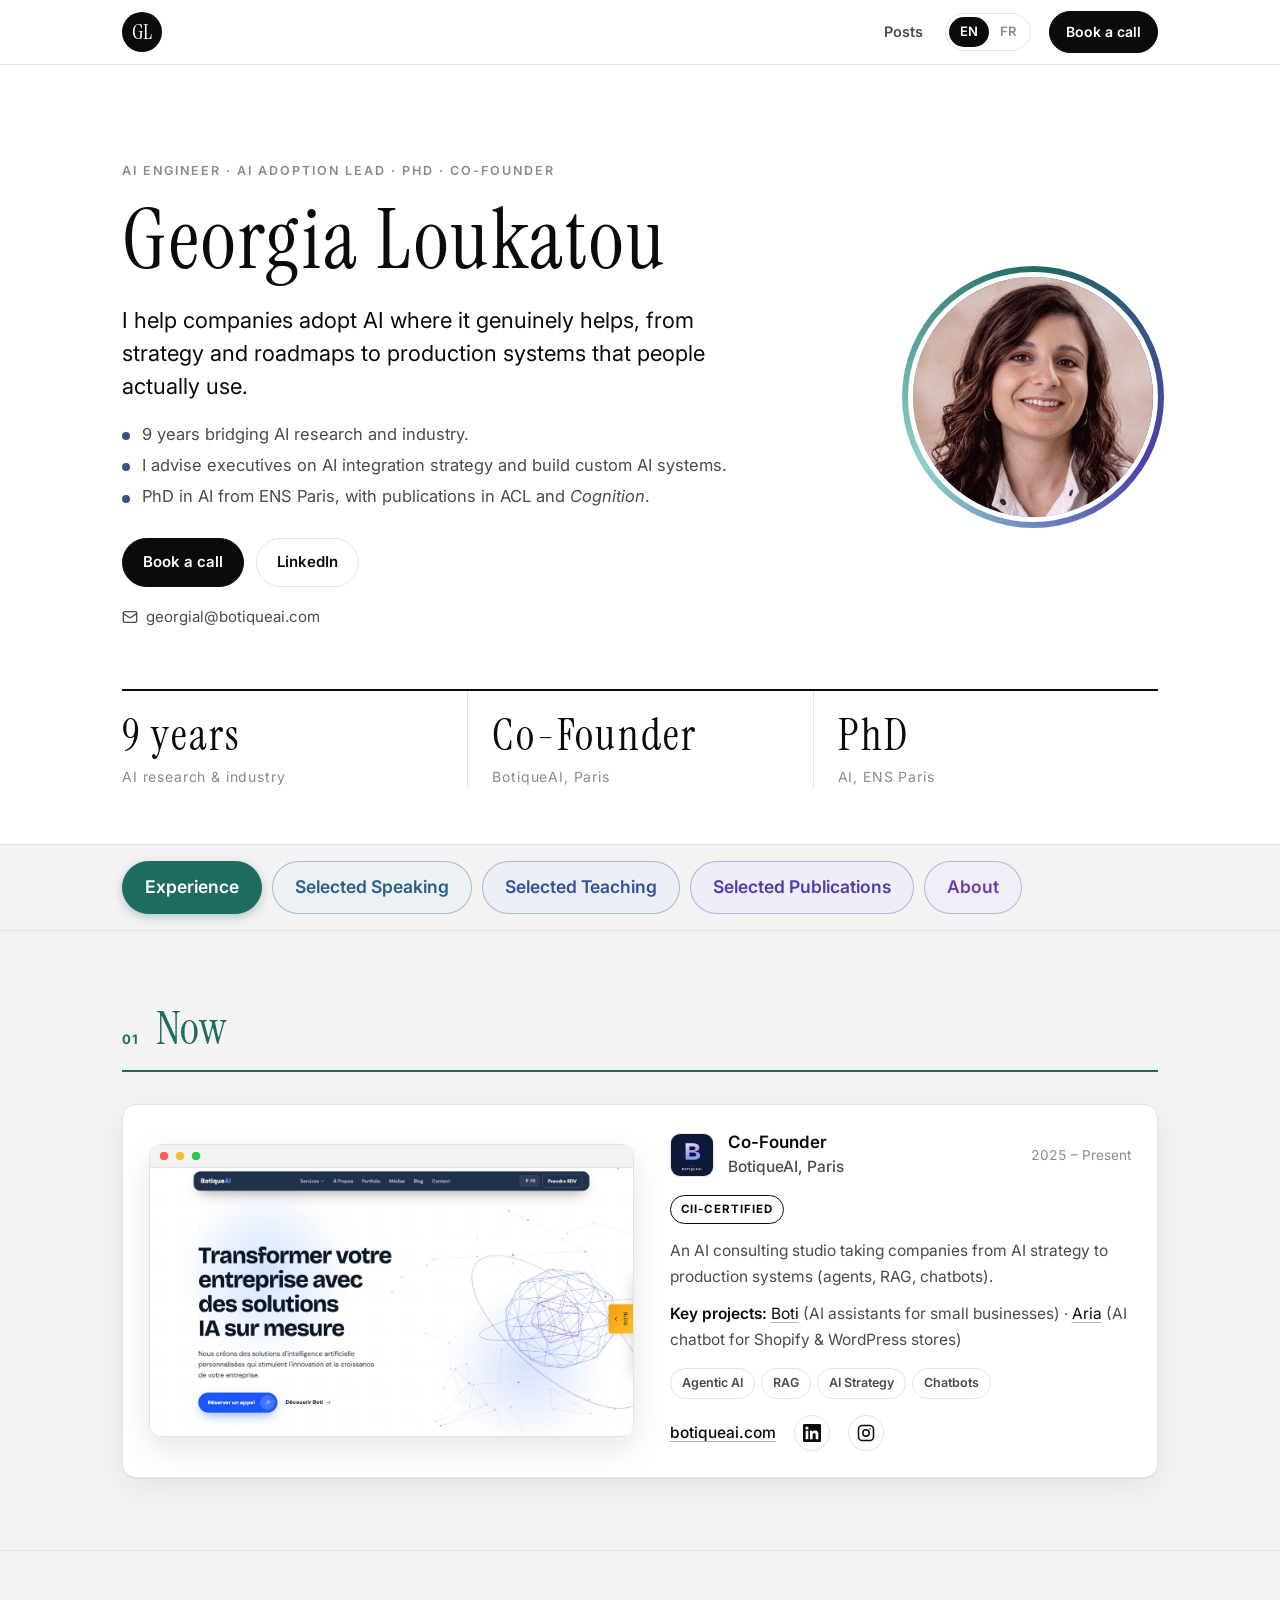
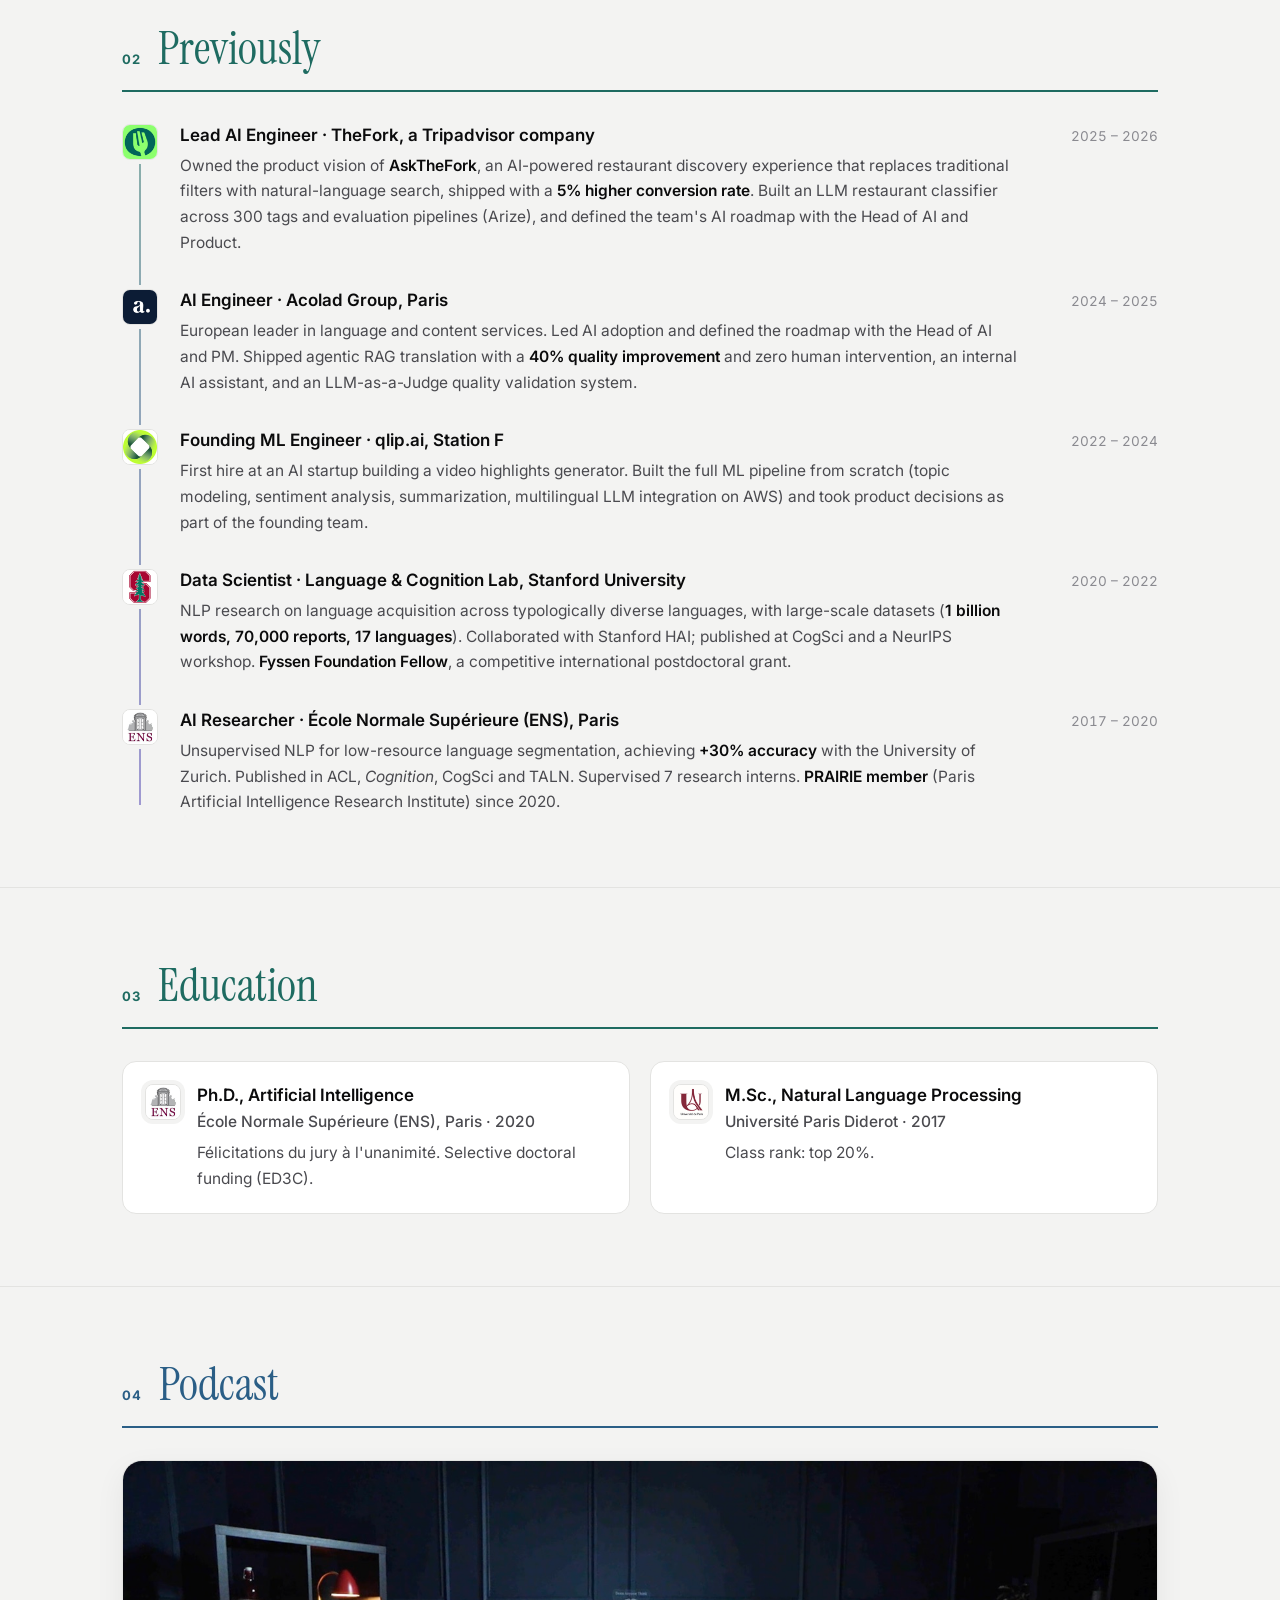
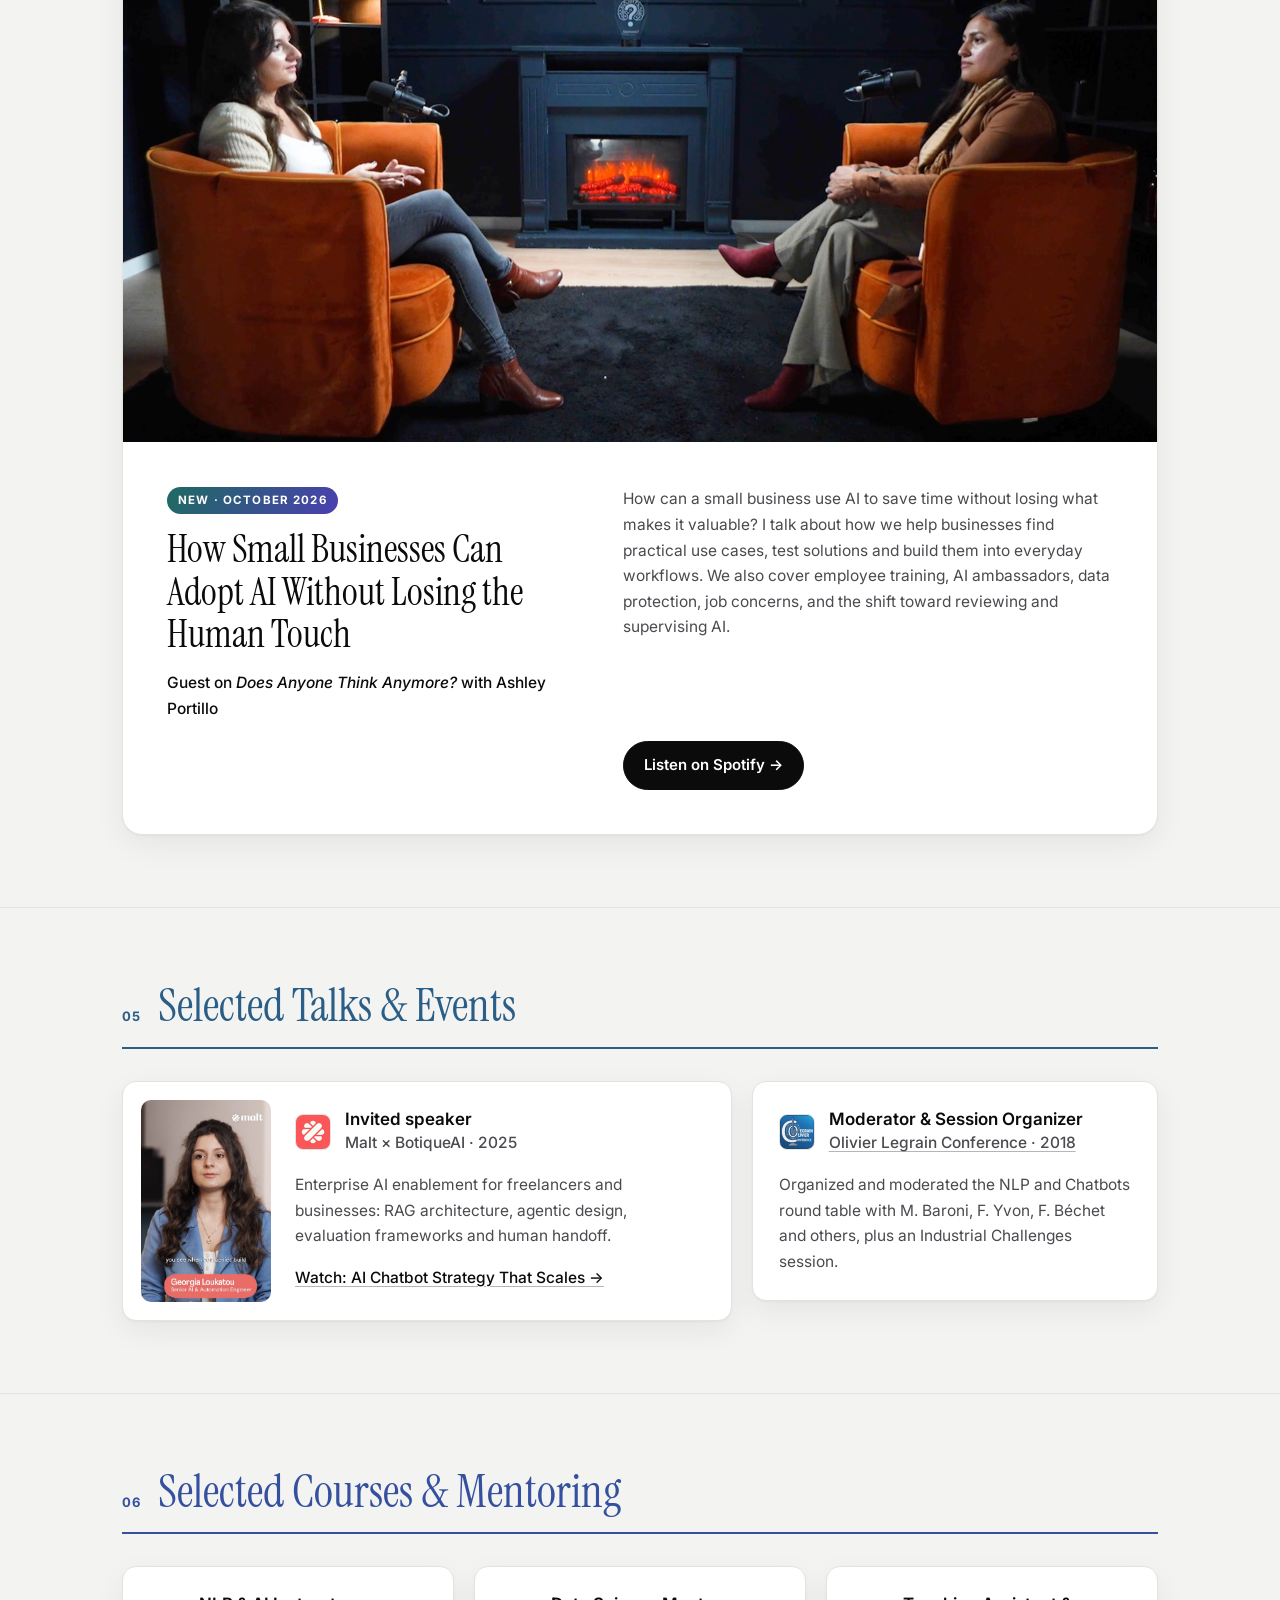
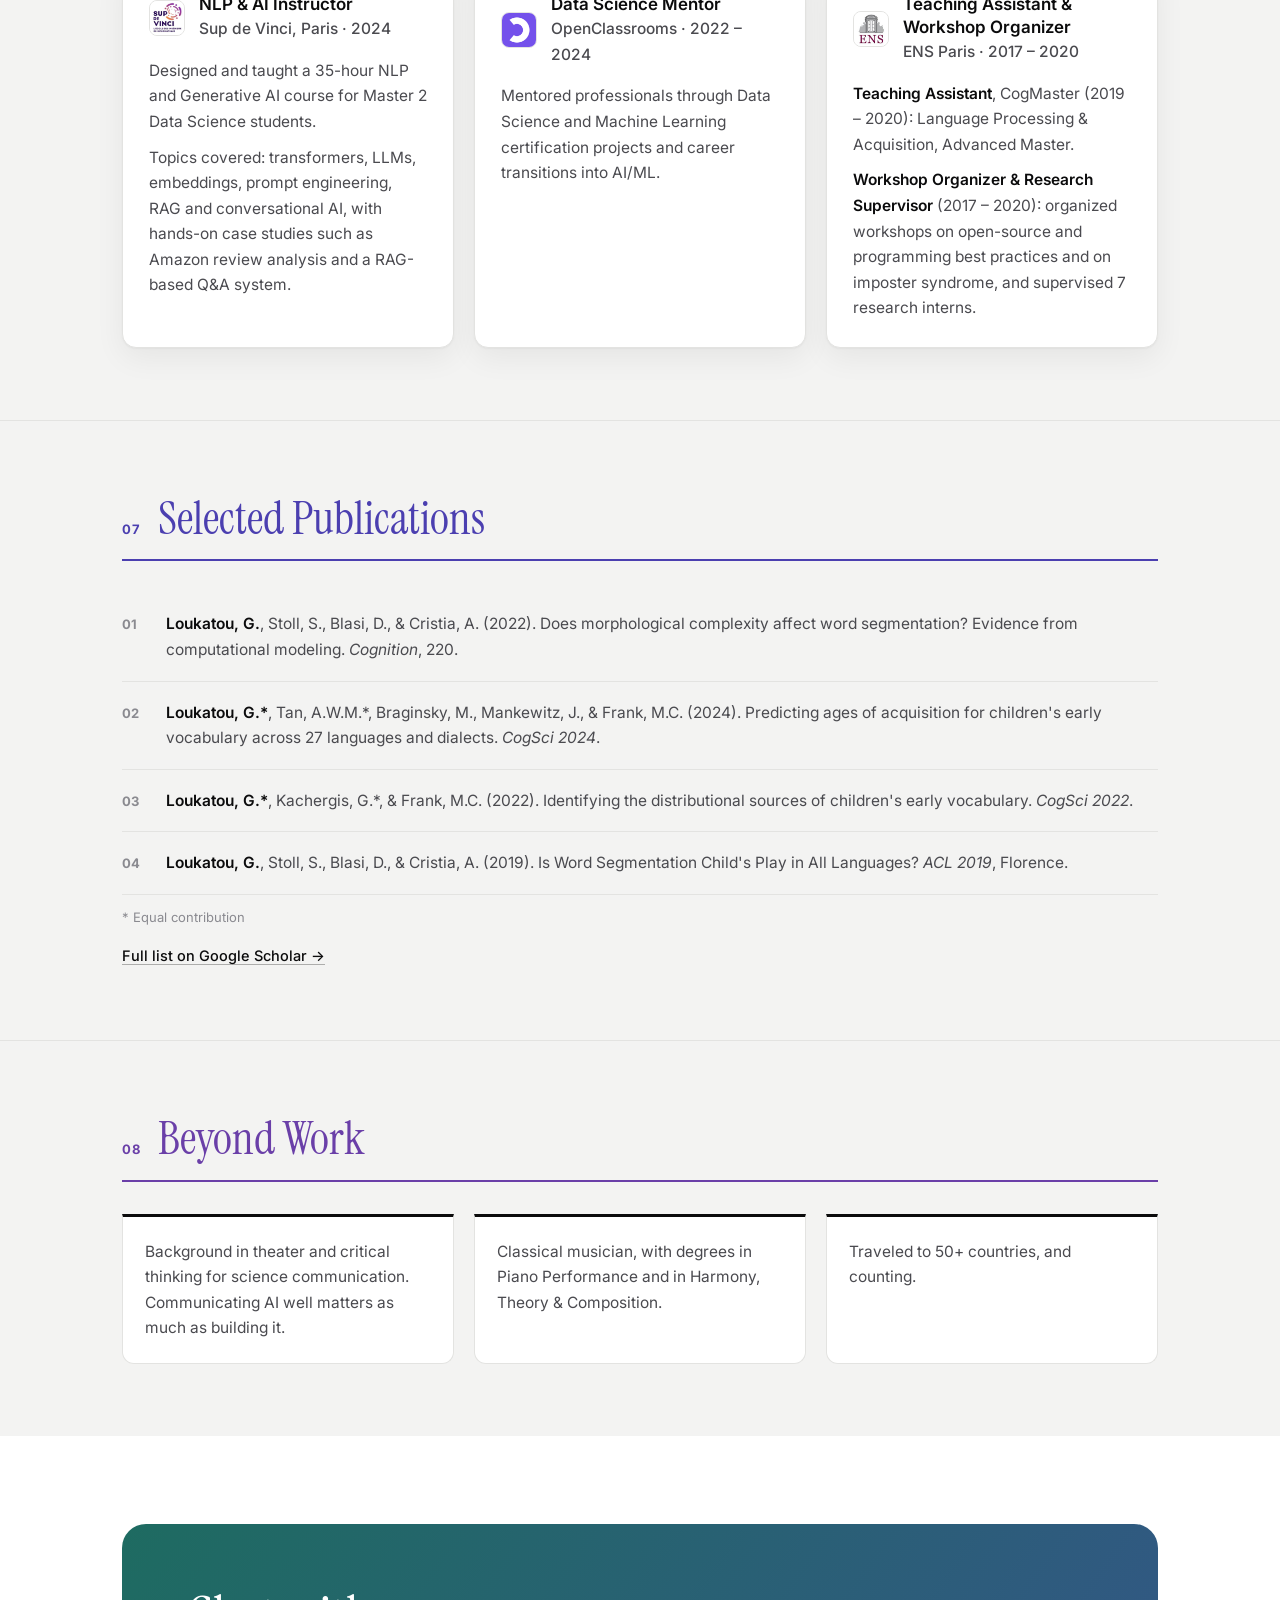
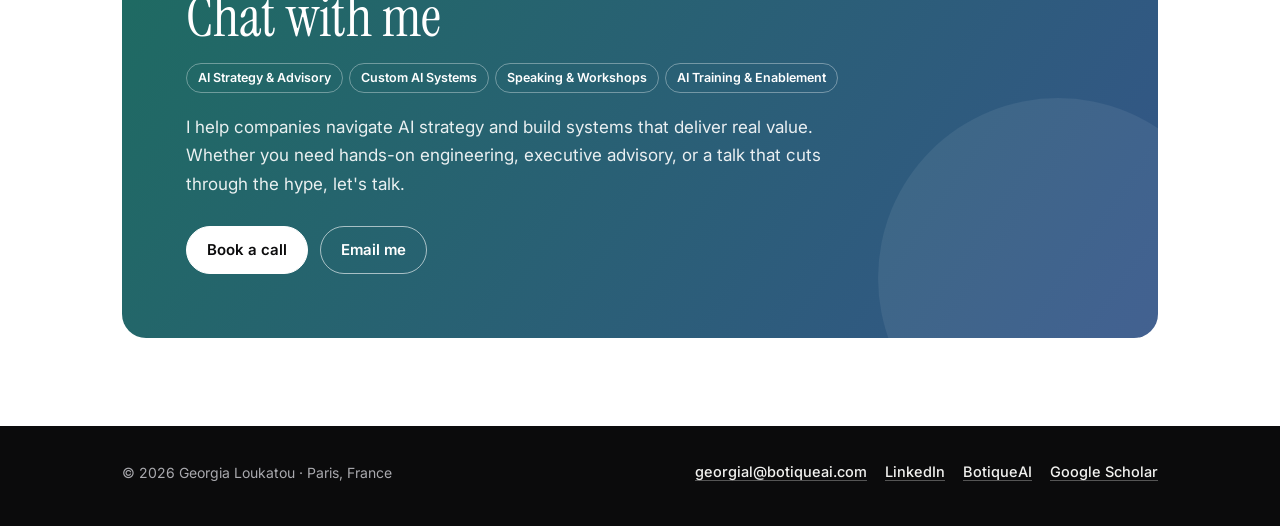
<file: index.html>
<!doctype html>
<html lang="en">
<head>
<meta charset="utf-8">
<meta name="viewport" content="width=device-width, initial-scale=1">
<title>Georgia Loukatou · AI Engineer &amp; Co-Founder of BotiqueAI</title>
<meta name="description" content="Georgia Loukatou, AI Engineer, Co-Founder of BotiqueAI and PhD (ENS Paris). 9 years bridging AI research and industry: AI strategy advisory and custom AI systems.">
<link rel="canonical" href="https://georgialoukatou.github.io/">
<link rel="alternate" hreflang="en" href="https://georgialoukatou.github.io/">
<link rel="alternate" hreflang="fr" href="https://georgialoukatou.github.io/fr/">
<link rel="alternate" hreflang="x-default" href="https://georgialoukatou.github.io/">
<meta property="og:type" content="website">
<meta property="og:url" content="https://georgialoukatou.github.io/">
<meta property="og:title" content="Georgia Loukatou · AI Engineer &amp; Co-Founder of BotiqueAI">
<meta property="og:description" content="Georgia Loukatou, AI Engineer, Co-Founder of BotiqueAI and PhD (ENS Paris). 9 years bridging AI research and industry: AI strategy advisory and custom AI systems.">
<meta property="og:image" content="https://georgialoukatou.github.io/assets/georgia.jpg">
<meta name="twitter:card" content="summary">
<link rel="icon" href="assets/favicon.svg" type="image/svg+xml">
<link rel="preconnect" href="https://fonts.googleapis.com">
<link rel="preconnect" href="https://fonts.gstatic.com" crossorigin>
<link rel="stylesheet" href="https://fonts.googleapis.com/css2?family=Instrument+Serif:ital@0;1&family=Inter:wght@400;500;600;700&display=swap">
<link rel="stylesheet" href="style.css?v=4d4046dc">
</head>
<body>
<a class="skip" href="#main">Skip to content</a>

<nav class="nav" aria-label="Main">
  <div class="progress" aria-hidden="true"></div>
  <div class="wrap nav-inner">
    <a class="monogram" href="index.html" aria-label="Georgia Loukatou, Home">GL</a>
    <a class="nav-link" href="posts/index.html">Posts</a>
    <div class="lang-switch" aria-label="Language"><a href="index.html" hreflang="en" lang="en" aria-current="true">EN</a><a href="fr/index.html" hreflang="fr" lang="fr">FR</a></div>
    <a class="btn btn-small" href="https://calendly.com/hello-botiqueai/30min" target="_blank" rel="noopener">Book a call</a>
  </div>
</nav>

<header class="hero">
  <div class="wrap hero-grid">
    <div class="hero-text">
      <p class="eyebrow">AI Engineer · AI Adoption Lead · PhD · Co-Founder</p>
      <h1>Georgia Loukatou</h1>
      <p class="lead">I help companies adopt AI where it genuinely helps, from strategy and roadmaps to production systems that people actually use.</p>
      <ul class="hero-points"><li>9 years bridging AI research and industry.</li><li>I advise executives on AI integration strategy and build custom AI systems.</li><li>PhD in AI from ENS Paris, with publications in ACL and <em>Cognition</em>.</li></ul>
      <div class="cta-row">
        <a class="btn" href="https://calendly.com/hello-botiqueai/30min" target="_blank" rel="noopener">Book a call</a>
        <a class="btn btn-ghost" href="https://www.linkedin.com/in/georgia-loukatou/" target="_blank" rel="noopener">LinkedIn</a>
      </div>
      <p class="contact-line"><a href="mailto:georgial@botiqueai.com"><svg width="16" height="16" viewBox="0 0 24 24" fill="none" stroke="currentColor" stroke-width="2" stroke-linecap="round" stroke-linejoin="round" aria-hidden="true"><rect width="20" height="16" x="2" y="4" rx="2"/><path d="m22 7-8.97 5.7a1.94 1.94 0 0 1-2.06 0L2 7"/></svg>georgial@botiqueai.com</a></p>
    </div>
    <div class="hero-photo"><img src="assets/georgia.jpg" alt="Portrait of Georgia Loukatou" width="300" height="300"></div>
  </div>
  <div class="wrap"><dl class="stats"><div><dt>9 years</dt><dd>AI research &amp; industry</dd></div><div><dt>Co-Founder</dt><dd>BotiqueAI, Paris</dd></div><div><dt>PhD</dt><dd>AI, ENS Paris</dd></div></dl></div>
</header>

<main id="main" class="tabs-area">
  <div class="tabbar-wrap">
    <div class="wrap"><nav class="tabbar" aria-label="Sections"><a href="#experience" data-tab="experience">Experience</a><a href="#speaking" data-tab="speaking">Selected Speaking</a><a href="#teaching" data-tab="teaching">Selected Teaching</a><a href="#publications" data-tab="publications">Selected Publications</a><a href="#about" data-tab="about">About</a></nav></div>
  </div>
  <div class="panel" id="experience">
    
    <section class="block">
      <div class="wrap">
        <h2 class="block-title"><span class="num">01</span>Now</h2>
        <div class="cards one">
        <article class="card">
          <a class="card-shot" href="https://www.botiqueai.com/" target="_blank" rel="noopener"><img src="assets/botiqueai-site.jpg" alt="botiqueai.com" width="1200" height="667" loading="lazy"></a>
          <header class="card-head">
            <img src="assets/botiqueai.png" alt="" width="44" height="44">
            <div><h4>Co-Founder</h4><p class="org">BotiqueAI, Paris</p></div>
            <span class="date">2025 – Present</span>
          </header>
          <span class="badge-inline">CII-certified</span>
          <p>An AI consulting studio taking companies from AI strategy to production systems (agents, RAG, chatbots).</p><p class="projects"><strong>Key projects:</strong> <a href="https://www.botiqueai.com/lp/ai-consultancy" target="_blank" rel="noopener">Boti</a> (AI assistants for small businesses) · <a href="https://www.botiqueai.com/products/aria" target="_blank" rel="noopener">Aria</a> (AI chatbot for Shopify &amp; WordPress stores)</p>
          <ul class="chips"><li>Agentic AI</li><li>RAG</li><li>AI Strategy</li><li>Chatbots</li></ul>
          <p class="links"><a href="https://www.botiqueai.com/" target="_blank" rel="noopener">botiqueai.com</a><a class="icon-link" href="https://www.linkedin.com/company/botique-ai" target="_blank" rel="noopener" aria-label="BotiqueAI on LinkedIn" title="LinkedIn"><svg viewBox="0 0 24 24" width="18" height="18" fill="currentColor" aria-hidden="true"><path d="M20.45 20.45h-3.56v-5.57c0-1.33-.02-3.04-1.85-3.04-1.85 0-2.14 1.45-2.14 2.94v5.67H9.35V9h3.41v1.56h.05c.48-.9 1.64-1.85 3.37-1.85 3.6 0 4.27 2.37 4.27 5.46v6.28zM5.34 7.43a2.06 2.06 0 1 1 0-4.13 2.06 2.06 0 0 1 0 4.13zM7.12 20.45H3.56V9h3.56v11.45zM22.22 0H1.77C.79 0 0 .77 0 1.73v20.54C0 23.23.79 24 1.77 24h20.45c.98 0 1.78-.77 1.78-1.73V1.73C24 .77 23.2 0 22.22 0z"/></svg></a><a class="icon-link" href="https://www.instagram.com/botiqueai/" target="_blank" rel="noopener" aria-label="BotiqueAI on Instagram" title="Instagram"><svg viewBox="0 0 24 24" width="18" height="18" fill="none" stroke="currentColor" stroke-width="2" stroke-linecap="round" stroke-linejoin="round" aria-hidden="true"><rect x="2" y="2" width="20" height="20" rx="5"/><circle cx="12" cy="12" r="4.2"/><circle cx="17.5" cy="6.5" r="1" fill="currentColor" stroke="none"/></svg></a></p>
        </article></div>
      </div>
    </section>
    
    <section class="block">
      <div class="wrap">
        <h2 class="block-title"><span class="num">02</span>Previously</h2>
        <ol class="timeline">
        <li>
          <img src="assets/thefork.png" alt="" width="36" height="36">
          <div>
            <div class="tl-head"><h4>Lead AI Engineer · TheFork, a Tripadvisor company</h4><span class="date">2025 – 2026</span></div>
            <p>Owned the product vision of <strong>AskTheFork</strong>, an AI-powered restaurant discovery experience that replaces traditional filters with natural-language search, shipped with a <strong>5% higher conversion rate</strong>. Built an LLM restaurant classifier across 300 tags and evaluation pipelines (Arize), and defined the team's AI roadmap with the Head of AI and Product.</p>
          </div>
        </li>
        <li>
          <img src="assets/acolad.png" alt="" width="36" height="36">
          <div>
            <div class="tl-head"><h4>AI Engineer · Acolad Group, Paris</h4><span class="date">2024 – 2025</span></div>
            <p>European leader in language and content services. Led AI adoption and defined the roadmap with the Head of AI and PM. Shipped agentic RAG translation with a <strong>40% quality improvement</strong> and zero human intervention, an internal AI assistant, and an LLM-as-a-Judge quality validation system.</p>
          </div>
        </li>
        <li>
          <img src="assets/qlip-ai.png" alt="" width="36" height="36">
          <div>
            <div class="tl-head"><h4>Founding ML Engineer · qlip.ai, Station F</h4><span class="date">2022 – 2024</span></div>
            <p>First hire at an AI startup building a video highlights generator. Built the full ML pipeline from scratch (topic modeling, sentiment analysis, summarization, multilingual LLM integration on AWS) and took product decisions as part of the founding team.</p>
          </div>
        </li>
        <li>
          <img src="assets/stanford.png" alt="" width="36" height="36">
          <div>
            <div class="tl-head"><h4>Data Scientist · Language &amp; Cognition Lab, Stanford University</h4><span class="date">2020 – 2022</span></div>
            <p>NLP research on language acquisition across typologically diverse languages, with large-scale datasets (<strong>1 billion words, 70,000 reports, 17 languages</strong>). Collaborated with Stanford HAI; published at CogSci and a NeurIPS workshop. <strong>Fyssen Foundation Fellow</strong>, a competitive international postdoctoral grant.</p>
          </div>
        </li>
        <li>
          <img src="assets/ens.png" alt="" width="36" height="36">
          <div>
            <div class="tl-head"><h4>AI Researcher · École Normale Supérieure (ENS), Paris</h4><span class="date">2017 – 2020</span></div>
            <p>Unsupervised NLP for low-resource language segmentation, achieving <strong>+30% accuracy</strong> with the University of Zurich. Published in ACL, <em>Cognition</em>, CogSci and TALN. Supervised 7 research interns. <strong>PRAIRIE member</strong> (Paris Artificial Intelligence Research Institute) since 2020.</p>
          </div>
        </li></ol>
      </div>
    </section>
    
    <section class="block">
      <div class="wrap">
        <h2 class="block-title"><span class="num">03</span>Education</h2>
        <ul class="edu">
        <li>
          <img src="assets/ens.png" alt="" width="36" height="36">
          <div><h4>Ph.D., Artificial Intelligence</h4><p class="org">École Normale Supérieure (ENS), Paris · 2020</p><p>Félicitations du jury à l'unanimité. Selective doctoral funding (ED3C).</p></div>
        </li>
        <li>
          <img src="assets/universit-de-paris.png" alt="" width="36" height="36">
          <div><h4>M.Sc., Natural Language Processing</h4><p class="org">Université Paris Diderot · 2017</p><p>Class rank: top 20%.</p></div>
        </li></ul>
      </div>
    </section>
  </div>
  <div class="panel" id="speaking">
    
    <section class="block">
      <div class="wrap">
        <h2 class="block-title"><span class="num">04</span>Podcast</h2>
        <article class="feature">
          <a class="feature-media" href="https://open.spotify.com/episode/1CCXQMo2HDLczHjX9s8Fl1" target="_blank" rel="noopener"><img src="assets/podcast.jpg" alt="Georgia Loukatou and Ashley Portillo recording the podcast Does Anyone Think Anymore?" width="1600" height="892" loading="lazy"></a>
          <div class="feature-body">
            <p class="kicker"><span class="new">New · October 2026</span></p>
            <h3>How Small Businesses Can Adopt AI Without Losing the Human Touch</h3>
            <p class="show">Guest on <em>Does Anyone Think Anymore?</em> with Ashley Portillo</p>
            <p>How can a small business use AI to save time without losing what makes it valuable? I talk about how we help businesses find practical use cases, test solutions and build them into everyday workflows. We also cover employee training, AI ambassadors, data protection, job concerns, and the shift toward reviewing and supervising AI.</p>
            <a class="btn" href="https://open.spotify.com/episode/1CCXQMo2HDLczHjX9s8Fl1" target="_blank" rel="noopener">Listen on Spotify →</a>
          </div>
        </article>
      </div>
    </section>
    
    <section class="block">
      <div class="wrap">
        <h2 class="block-title"><span class="num">05</span>Selected Talks &amp; Events</h2>
        <div class="talks">
          <article class="talk">
            <a class="talk-media" href="https://www.youtube.com/watch?v=tpxlaazMlQc" target="_blank" rel="noopener"><img src="assets/malt-talk.jpg" alt="Georgia Loukatou speaking in a Malt video" width="730" height="1300" loading="lazy"></a>
            <div>
              <header class="card-head"><img src="assets/malt.png" alt="" width="36" height="36"><div><h4>Invited speaker</h4><p class="org">Malt × BotiqueAI · 2025</p></div></header>
              <p>Enterprise AI enablement for freelancers and businesses: RAG architecture, agentic design, evaluation frameworks and human handoff.</p>
              <p class="links"><a href="https://www.youtube.com/watch?v=tpxlaazMlQc" target="_blank" rel="noopener">Watch: AI Chatbot Strategy That Scales →</a></p>
            </div>
          </article>
          <article class="card compact">
            <header class="card-head"><img src="assets/legrain-conference.png" alt="" width="36" height="36"><div><h4>Moderator &amp; Session Organizer</h4><p class="org"><a href="https://olivierlegrain.ens.psl.eu/" target="_blank" rel="noopener">Olivier Legrain Conference · 2018</a></p></div></header>
            <p>Organized and moderated the NLP and Chatbots round table with M. Baroni, F. Yvon, F. Béchet and others, plus an Industrial Challenges session.</p>
          </article>
        </div>
      </div>
    </section>
  </div>
  <div class="panel" id="teaching">
    
    <section class="block">
      <div class="wrap">
        <h2 class="block-title"><span class="num">06</span>Selected Courses &amp; Mentoring</h2>
        <div class="cards three">
        <article class="card compact">
          <header class="card-head"><img src="assets/sup-de-vinci.png" alt="" width="36" height="36"><div><h4>NLP &amp; AI Instructor</h4><p class="org">Sup de Vinci, Paris · 2024</p></div></header>
          <p>Designed and taught a 35-hour NLP and Generative AI course for Master 2 Data Science students.</p><p>Topics covered: transformers, LLMs, embeddings, prompt engineering, RAG and conversational AI, with hands-on case studies such as Amazon review analysis and a RAG-based Q&amp;A system.</p>
        </article>
        <article class="card compact">
          <header class="card-head"><img src="assets/openclassrooms.png" alt="" width="36" height="36"><div><h4>Data Science Mentor</h4><p class="org">OpenClassrooms · 2022 – 2024</p></div></header>
          <p>Mentored professionals through Data Science and Machine Learning certification projects and career transitions into AI/ML.</p>
        </article>
        <article class="card compact">
          <header class="card-head"><img src="assets/ens.png" alt="" width="36" height="36"><div><h4>Teaching Assistant &amp; Workshop Organizer</h4><p class="org">ENS Paris · 2017 – 2020</p></div></header>
          <p><strong>Teaching Assistant</strong>, CogMaster (2019 – 2020): Language Processing &amp; Acquisition, Advanced Master.</p><p><strong>Workshop Organizer &amp; Research Supervisor</strong> (2017 – 2020): organized workshops on open-source and programming best practices and on imposter syndrome, and supervised 7 research interns.</p>
        </article></div>
      </div>
    </section>
  </div>
  <div class="panel" id="publications">
    
    <section class="block">
      <div class="wrap">
        <h2 class="block-title"><span class="num">07</span>Selected Publications</h2>
        <ol class="pubs"><li><span><strong>Loukatou, G.</strong>, Stoll, S., Blasi, D., &amp; Cristia, A. (2022). Does morphological complexity affect word segmentation? Evidence from computational modeling. <em>Cognition</em>, 220.</span></li><li><span><strong>Loukatou, G.*</strong>, Tan, A.W.M.*, Braginsky, M., Mankewitz, J., &amp; Frank, M.C. (2024). Predicting ages of acquisition for children's early vocabulary across 27 languages and dialects. <em>CogSci 2024</em>.</span></li><li><span><strong>Loukatou, G.*</strong>, Kachergis, G.*, &amp; Frank, M.C. (2022). Identifying the distributional sources of children's early vocabulary. <em>CogSci 2022</em>.</span></li><li><span><strong>Loukatou, G.</strong>, Stoll, S., Blasi, D., &amp; Cristia, A. (2019). Is Word Segmentation Child's Play in All Languages? <em>ACL 2019</em>, Florence.</span></li></ol><p class="pub-note">* Equal contribution</p><p class="links"><a href="https://scholar.google.com/citations?user=S5Yad6wAAAAJ&amp;hl=en" target="_blank" rel="noopener">Full list on Google Scholar →</a></p>
      </div>
    </section>
  </div>
  <div class="panel" id="about">
    
    <section class="block">
      <div class="wrap">
        <h2 class="block-title"><span class="num">08</span>Beyond Work</h2>
        <div class="beyond"><p>Background in theater and critical thinking for science communication. Communicating AI well matters as much as building it.</p><p>Classical musician, with degrees in Piano Performance and in Harmony, Theory &amp; Composition.</p><p>Traveled to 50+ countries, and counting.</p></div>
      </div>
    </section>
  </div>
</main>

<section class="cta-section" id="contact">
  <div class="wrap">
    <div class="cta">
      <h2>Chat with me</h2>
      <ul class="chips light"><li>AI Strategy &amp; Advisory</li><li>Custom AI Systems</li><li>Speaking &amp; Workshops</li><li>AI Training &amp; Enablement</li></ul>
      <p>I help companies navigate AI strategy and build systems that deliver real value. Whether you need hands-on engineering, executive advisory, or a talk that cuts through the hype, let's talk.</p>
      <div class="cta-row">
        <a class="btn btn-light" href="https://calendly.com/hello-botiqueai/30min" target="_blank" rel="noopener">Book a call</a>
        <a class="btn btn-outline-light" href="mailto:georgial@botiqueai.com">Email me</a>
      </div>
    </div>
  </div>
</section>

<footer class="footer">
  <div class="wrap footer-inner">
    <p>© <span id="year">2026</span> Georgia Loukatou · Paris, France</p>
    <p class="links">
      <a href="mailto:georgial@botiqueai.com">georgial@botiqueai.com</a>
      <a href="https://www.linkedin.com/in/georgia-loukatou/" target="_blank" rel="noopener">LinkedIn</a>
      <a href="https://www.botiqueai.com/" target="_blank" rel="noopener">BotiqueAI</a>
      <a href="https://scholar.google.com/citations?user=S5Yad6wAAAAJ&amp;hl=en" target="_blank" rel="noopener">Google Scholar</a>
    </p>
  </div>
</footer>

<script>
document.getElementById('year').textContent = new Date().getFullYear();
(function () {
  var reduce = window.matchMedia('(prefers-reduced-motion: reduce)').matches;
  // scroll progress bar
  var bar = document.querySelector('.progress');
  function prog() { var h = document.documentElement; var m = h.scrollHeight - h.clientHeight; bar.style.transform = 'scaleX(' + (m > 0 ? h.scrollTop / m : 0) + ')'; }
  if (bar) { window.addEventListener('scroll', prog, {passive: true}); prog(); }
  if (reduce || !('IntersectionObserver' in window)) return;
  // reveal on scroll, staggered within each group
  var sel = '.block-title, .cards > *, .timeline li, .edu li, .feature, .talks > *, .pubs li, .beyond p, .post, .cta, .posts-head .wrap > *';
  var io = new IntersectionObserver(function (entries) {
    entries.forEach(function (e) { if (e.isIntersecting) { e.target.classList.add('in'); io.unobserve(e.target); } });
  }, {rootMargin: '0px 0px -8% 0px'});
  function arm(root) {
    root.querySelectorAll(sel).forEach(function (el) {
      if (el.classList.contains('reveal')) return;
      var i = Array.prototype.indexOf.call(el.parentNode.children, el);
      el.classList.add('reveal'); el.style.transitionDelay = Math.min(i, 5) * 70 + 'ms';
      io.observe(el);
    });
  }
  arm(document);
  window.armReveal = arm;
  // count-up for numbers in the stats row
  document.querySelectorAll('.stats dt').forEach(function (dt) {
    var m = dt.textContent.match(/^(\d+)(.*)$/); if (!m) return;
    var end = +m[1], rest = m[2], t0 = null;
    var o = new IntersectionObserver(function (es) {
      if (!es[0].isIntersecting) return; o.disconnect();
      function step(t) { if (!t0) t0 = t; var k = Math.min((t - t0) / 1100, 1); dt.textContent = Math.round(end * (1 - Math.pow(1 - k, 3))) + rest; if (k < 1) requestAnimationFrame(step); }
      dt.textContent = '0' + rest; requestAnimationFrame(step);
      setTimeout(function () { dt.textContent = end + rest; }, 1500);
    });
    o.observe(dt);
  });
})();
(function () {
  var links = Array.prototype.slice.call(document.querySelectorAll('.tabbar a'));
  var bar = document.querySelector('.tabbar');
  var sections = links.map(function (a) { return document.getElementById(a.dataset.tab); });
  var current;
  function mark(id) {
    if (id === current) return;
    current = id;
    links.forEach(function (a) {
      var on = a.dataset.tab === id;
      if (on) {
        a.setAttribute('aria-current', 'true');
        bar.scrollTo({left: a.offsetLeft - (bar.clientWidth - a.offsetWidth) / 2, behavior: 'smooth'});
      } else a.removeAttribute('aria-current');
    });
  }
  function spy() {
    var line = document.querySelector('.tabbar-wrap').getBoundingClientRect().bottom + 40, id = sections[0].id;
    sections.forEach(function (s) { if (s.getBoundingClientRect().top <= line) id = s.id; });
    if (window.innerHeight + window.scrollY >= document.documentElement.scrollHeight - 4) id = sections[sections.length - 1].id;
    mark(id);
  }
  links.forEach(function (a) {
    a.addEventListener('click', function (e) {
      e.preventDefault();
      document.getElementById(a.dataset.tab).scrollIntoView({behavior: 'smooth'});
      history.replaceState(null, '', '#' + a.dataset.tab);
    });
  });
  window.addEventListener('scroll', spy, {passive: true});
  spy();
  document.querySelectorAll('.lang-switch a').forEach(function (a) {
    a.addEventListener('click', function () { if (current) a.href = a.getAttribute('href') + '#' + current; });
  });
})();
</script>
</body>
</html>
</file>
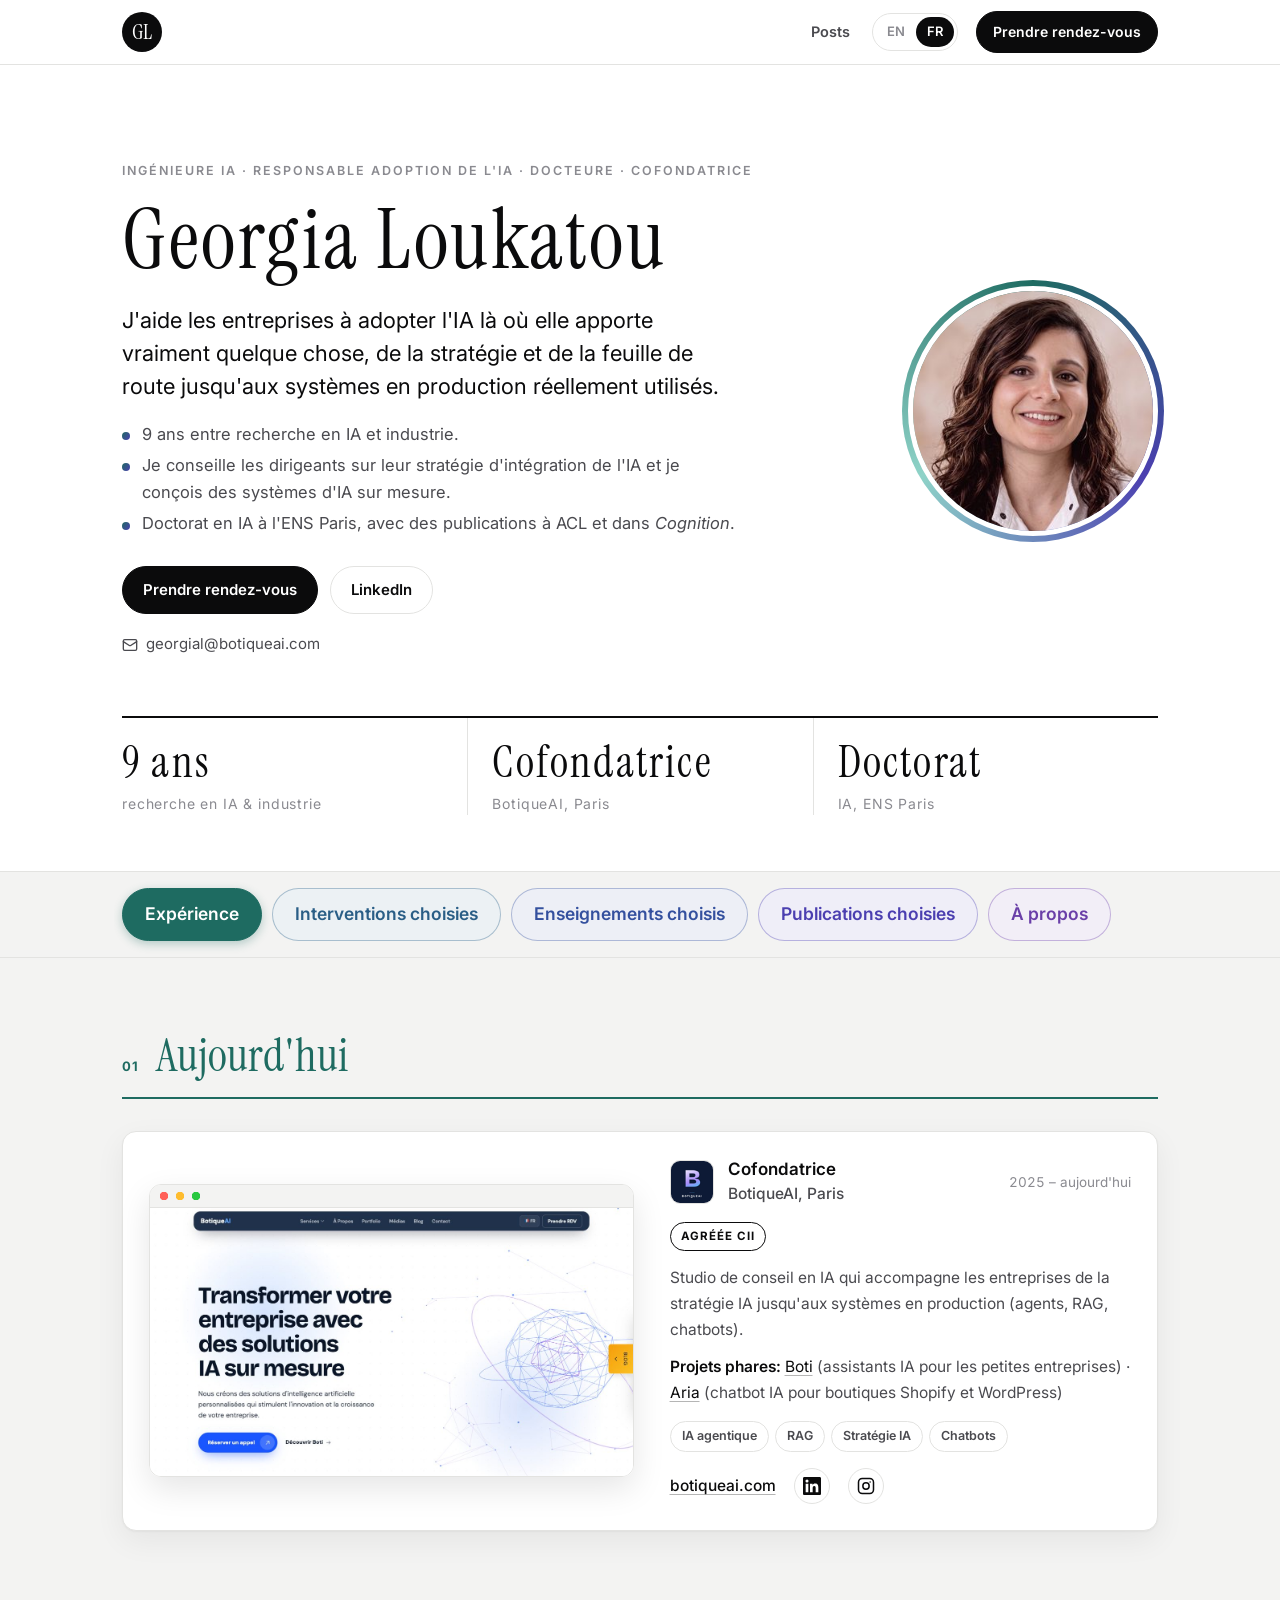
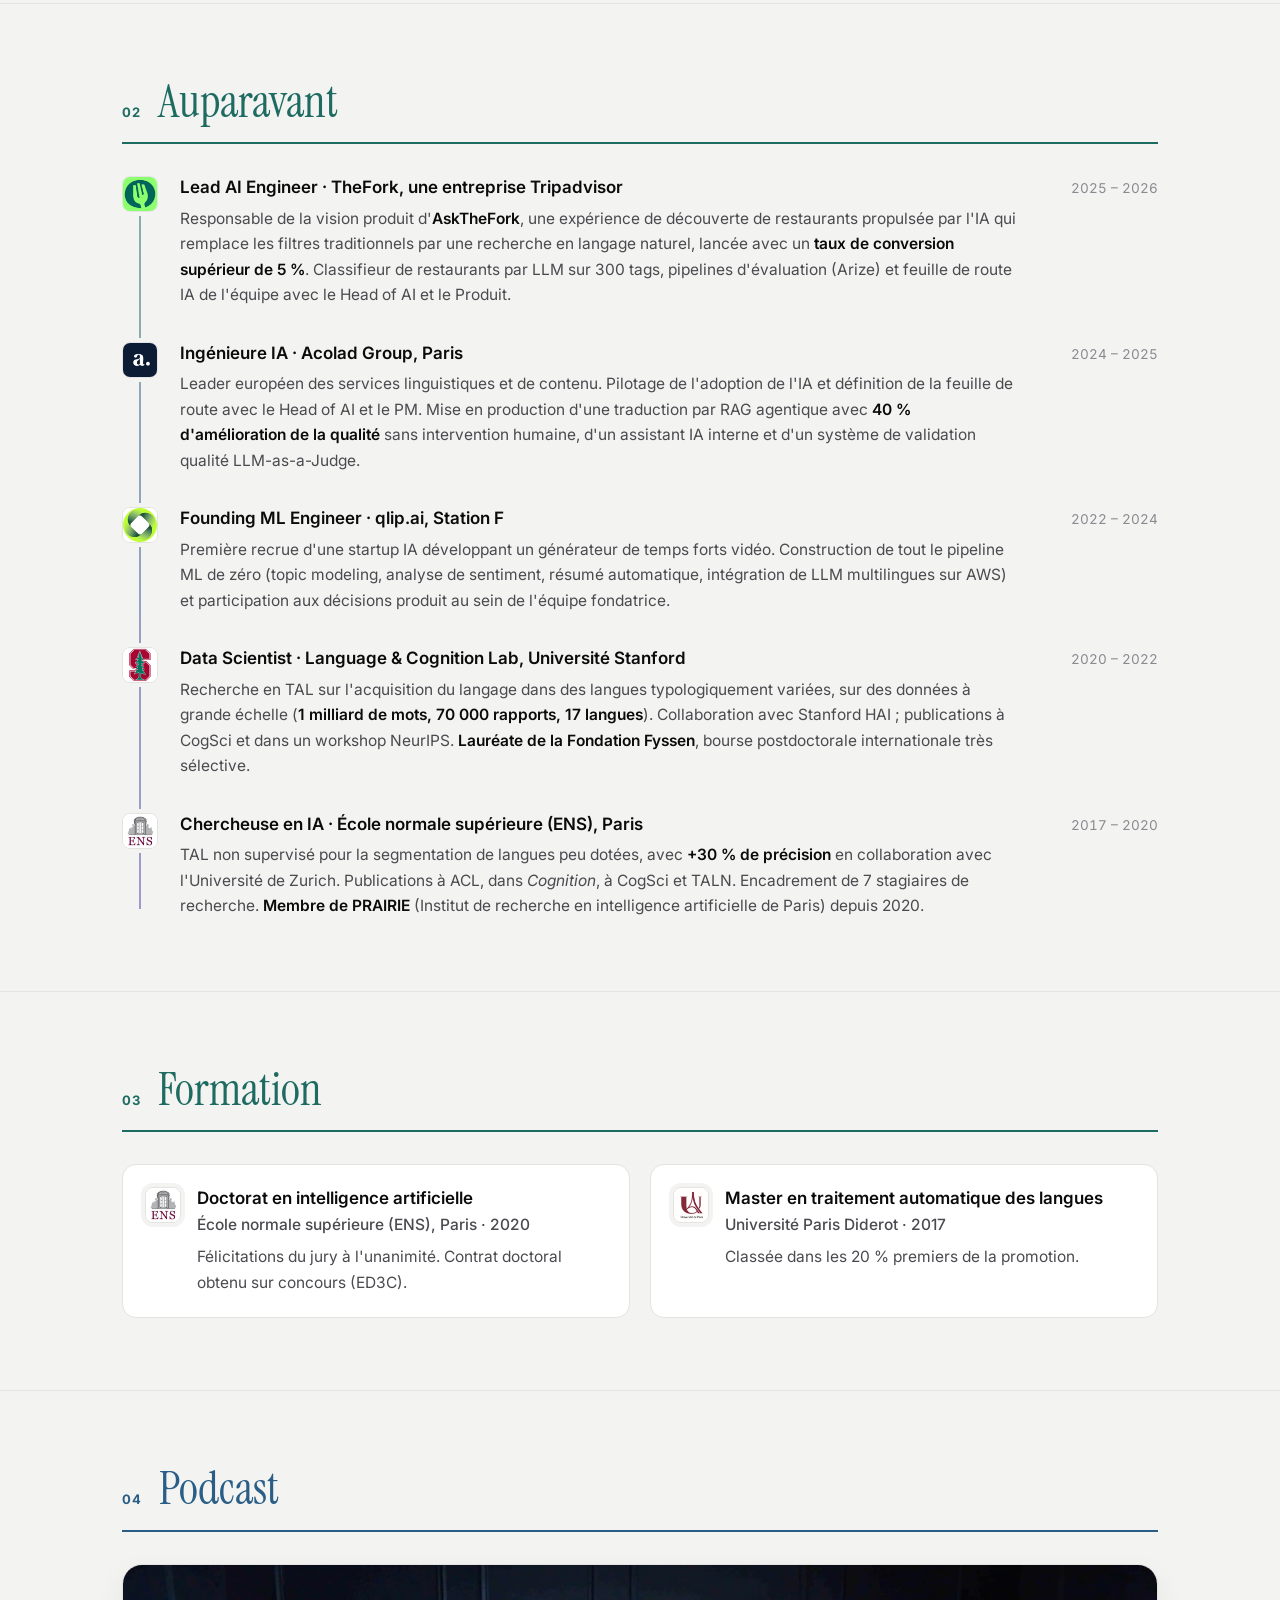
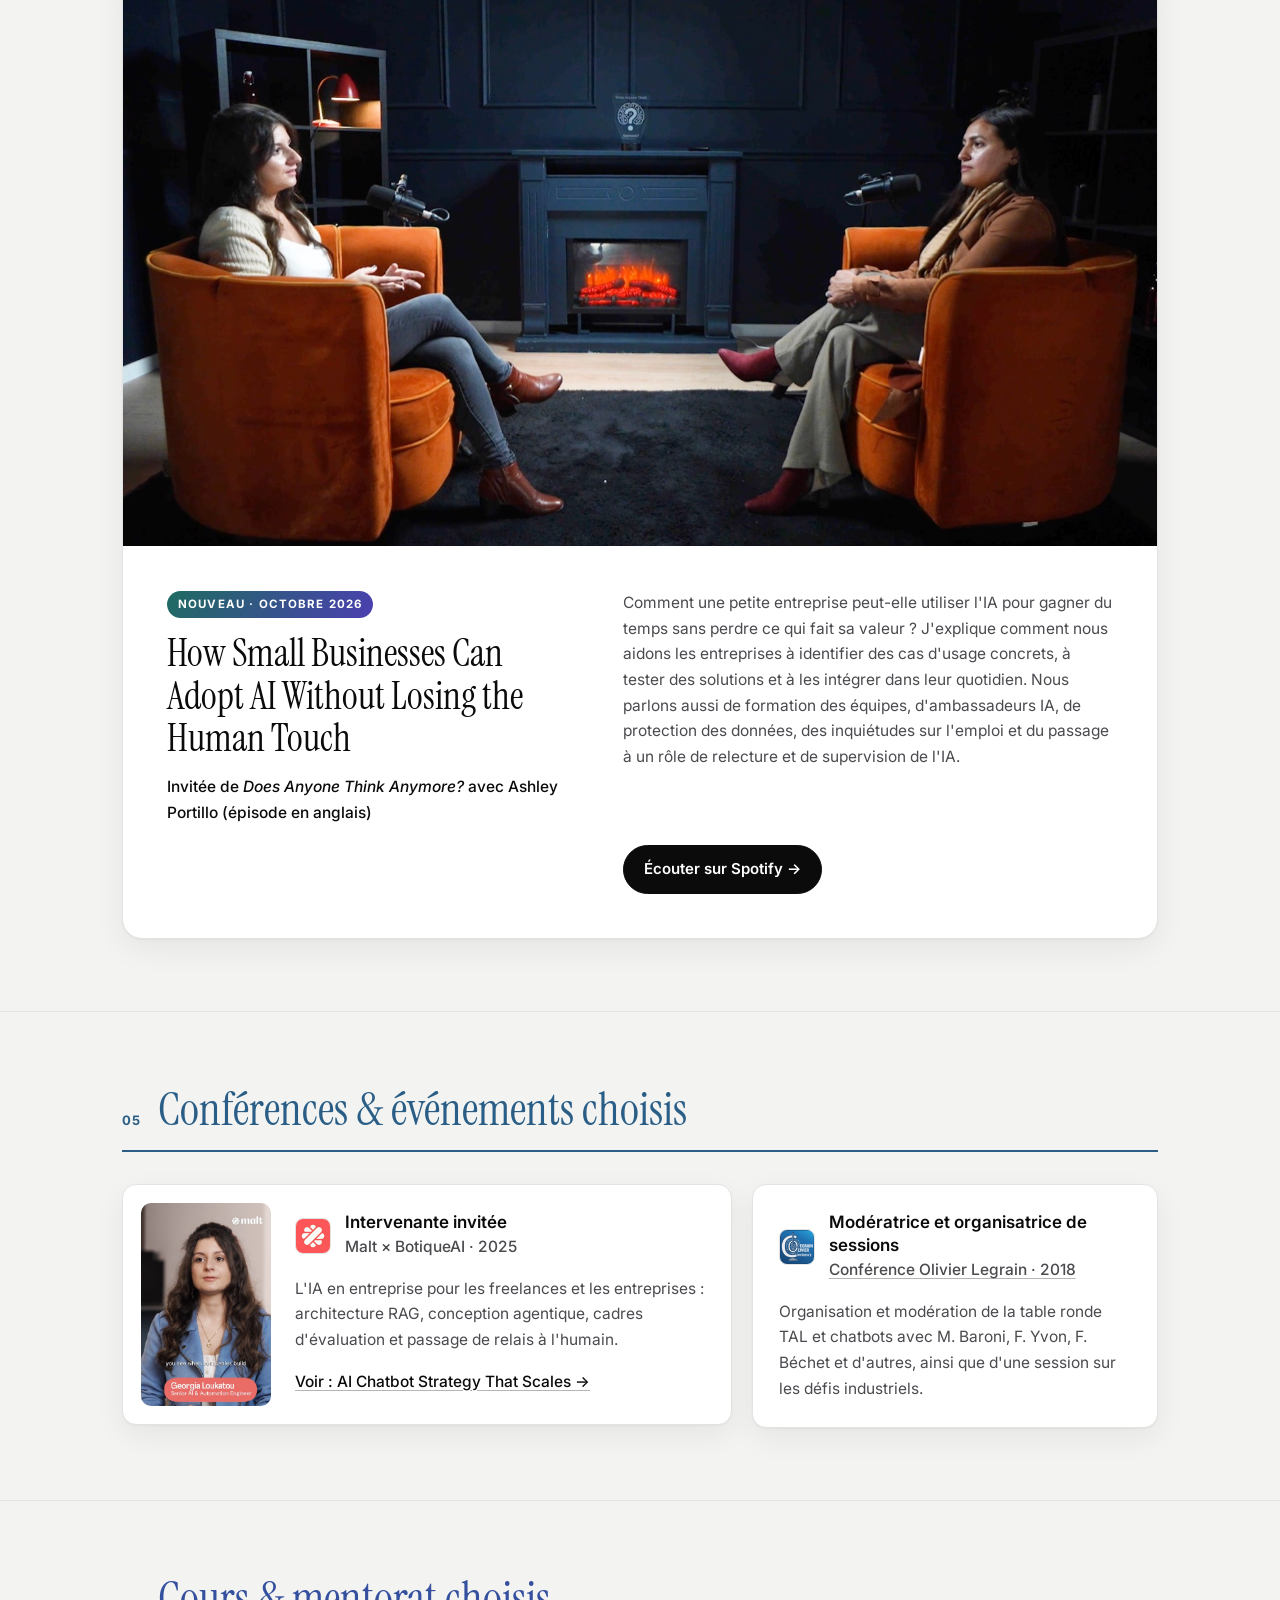
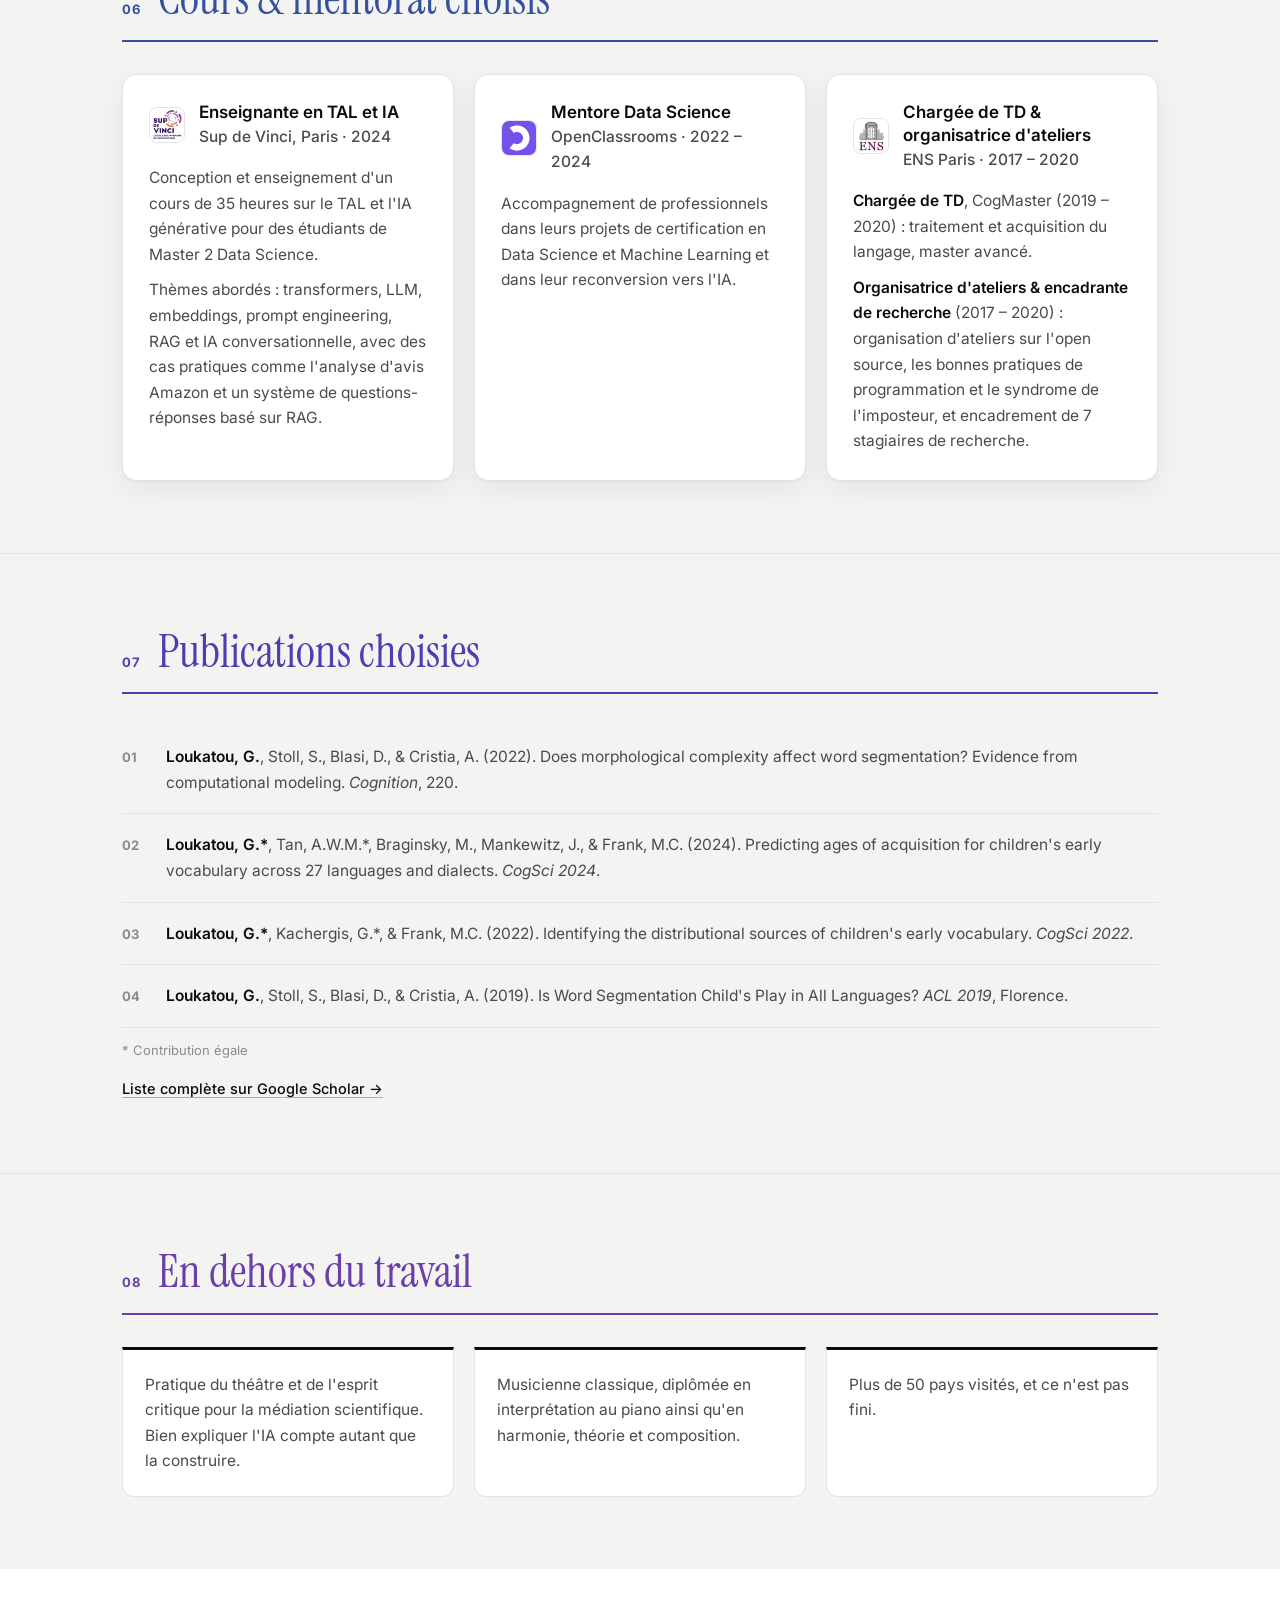
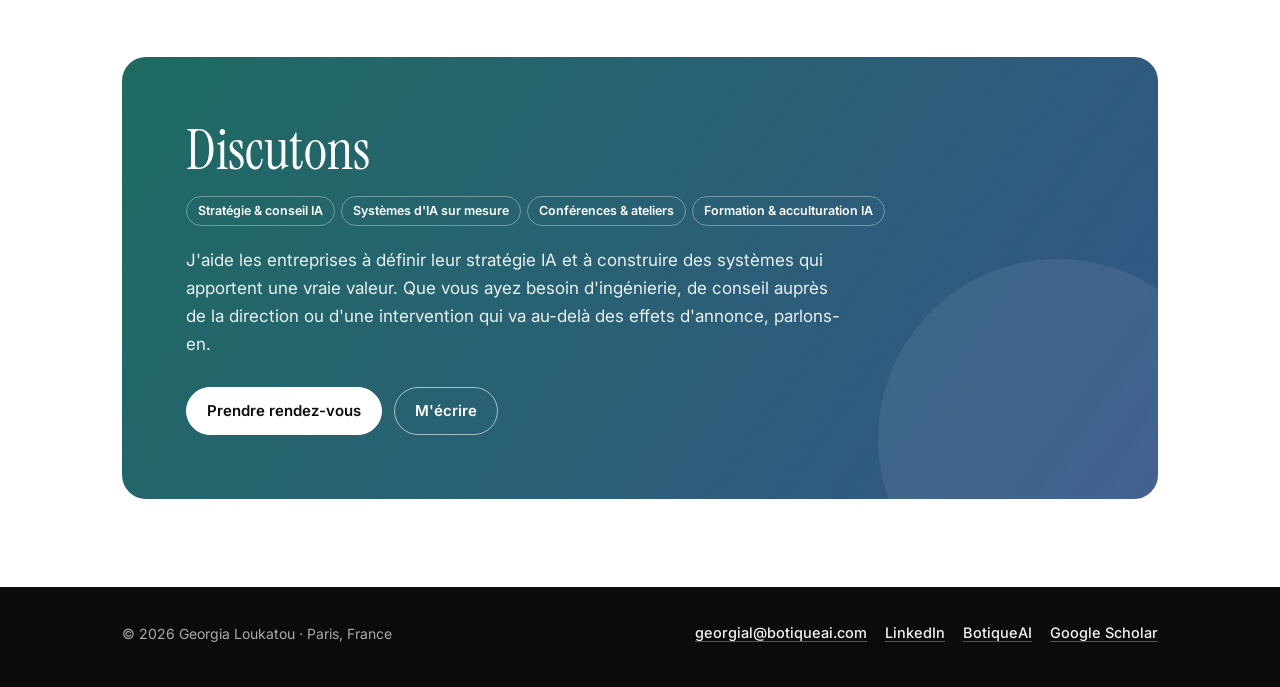
<file: fr/index.html>
<!doctype html>
<html lang="fr">
<head>
<meta charset="utf-8">
<meta name="viewport" content="width=device-width, initial-scale=1">
<title>Georgia Loukatou · Ingénieure IA &amp; cofondatrice de BotiqueAI</title>
<meta name="description" content="Georgia Loukatou, ingénieure IA, cofondatrice de BotiqueAI et docteure de l'ENS Paris. 9 ans entre recherche en IA et industrie : conseil en stratégie IA et systèmes d'IA sur mesure.">
<link rel="canonical" href="https://georgialoukatou.github.io/fr/">
<link rel="alternate" hreflang="en" href="https://georgialoukatou.github.io/">
<link rel="alternate" hreflang="fr" href="https://georgialoukatou.github.io/fr/">
<link rel="alternate" hreflang="x-default" href="https://georgialoukatou.github.io/">
<meta property="og:type" content="website">
<meta property="og:url" content="https://georgialoukatou.github.io/fr/">
<meta property="og:title" content="Georgia Loukatou · Ingénieure IA &amp; cofondatrice de BotiqueAI">
<meta property="og:description" content="Georgia Loukatou, ingénieure IA, cofondatrice de BotiqueAI et docteure de l'ENS Paris. 9 ans entre recherche en IA et industrie : conseil en stratégie IA et systèmes d'IA sur mesure.">
<meta property="og:image" content="https://georgialoukatou.github.io/assets/georgia.jpg">
<meta name="twitter:card" content="summary">
<link rel="icon" href="../assets/favicon.svg" type="image/svg+xml">
<link rel="preconnect" href="https://fonts.googleapis.com">
<link rel="preconnect" href="https://fonts.gstatic.com" crossorigin>
<link rel="stylesheet" href="https://fonts.googleapis.com/css2?family=Instrument+Serif:ital@0;1&family=Inter:wght@400;500;600;700&display=swap">
<link rel="stylesheet" href="../style.css?v=4d4046dc">
</head>
<body>
<a class="skip" href="#main">Aller au contenu</a>

<nav class="nav" aria-label="Main">
  <div class="progress" aria-hidden="true"></div>
  <div class="wrap nav-inner">
    <a class="monogram" href="../fr/index.html" aria-label="Georgia Loukatou, Accueil">GL</a>
    <a class="nav-link" href="../fr/posts/index.html">Posts</a>
    <div class="lang-switch" aria-label="Language"><a href="../index.html" hreflang="en" lang="en">EN</a><a href="../fr/index.html" hreflang="fr" lang="fr" aria-current="true">FR</a></div>
    <a class="btn btn-small" href="https://calendly.com/hello-botiqueai/30min" target="_blank" rel="noopener">Prendre rendez-vous</a>
  </div>
</nav>

<header class="hero">
  <div class="wrap hero-grid">
    <div class="hero-text">
      <p class="eyebrow">Ingénieure IA · Responsable adoption de l'IA · Docteure · Cofondatrice</p>
      <h1>Georgia Loukatou</h1>
      <p class="lead">J'aide les entreprises à adopter l'IA là où elle apporte vraiment quelque chose, de la stratégie et de la feuille de route jusqu'aux systèmes en production réellement utilisés.</p>
      <ul class="hero-points"><li>9 ans entre recherche en IA et industrie.</li><li>Je conseille les dirigeants sur leur stratégie d'intégration de l'IA et je conçois des systèmes d'IA sur mesure.</li><li>Doctorat en IA à l'ENS Paris, avec des publications à ACL et dans <em>Cognition</em>.</li></ul>
      <div class="cta-row">
        <a class="btn" href="https://calendly.com/hello-botiqueai/30min" target="_blank" rel="noopener">Prendre rendez-vous</a>
        <a class="btn btn-ghost" href="https://www.linkedin.com/in/georgia-loukatou/" target="_blank" rel="noopener">LinkedIn</a>
      </div>
      <p class="contact-line"><a href="mailto:georgial@botiqueai.com"><svg width="16" height="16" viewBox="0 0 24 24" fill="none" stroke="currentColor" stroke-width="2" stroke-linecap="round" stroke-linejoin="round" aria-hidden="true"><rect width="20" height="16" x="2" y="4" rx="2"/><path d="m22 7-8.97 5.7a1.94 1.94 0 0 1-2.06 0L2 7"/></svg>georgial@botiqueai.com</a></p>
    </div>
    <div class="hero-photo"><img src="../assets/georgia.jpg" alt="Portrait de Georgia Loukatou" width="300" height="300"></div>
  </div>
  <div class="wrap"><dl class="stats"><div><dt>9 ans</dt><dd>recherche en IA &amp; industrie</dd></div><div><dt>Cofondatrice</dt><dd>BotiqueAI, Paris</dd></div><div><dt>Doctorat</dt><dd>IA, ENS Paris</dd></div></dl></div>
</header>

<main id="main" class="tabs-area">
  <div class="tabbar-wrap">
    <div class="wrap"><nav class="tabbar" aria-label="Sections"><a href="#experience" data-tab="experience">Expérience</a><a href="#speaking" data-tab="speaking">Interventions choisies</a><a href="#teaching" data-tab="teaching">Enseignements choisis</a><a href="#publications" data-tab="publications">Publications choisies</a><a href="#about" data-tab="about">À propos</a></nav></div>
  </div>
  <div class="panel" id="experience">
    
    <section class="block">
      <div class="wrap">
        <h2 class="block-title"><span class="num">01</span>Aujourd'hui</h2>
        <div class="cards one">
        <article class="card">
          <a class="card-shot" href="https://www.botiqueai.com/" target="_blank" rel="noopener"><img src="../assets/botiqueai-site.jpg" alt="botiqueai.com" width="1200" height="667" loading="lazy"></a>
          <header class="card-head">
            <img src="../assets/botiqueai.png" alt="" width="44" height="44">
            <div><h4>Cofondatrice</h4><p class="org">BotiqueAI, Paris</p></div>
            <span class="date">2025 – aujourd'hui</span>
          </header>
          <span class="badge-inline">Agréée CII</span>
          <p>Studio de conseil en IA qui accompagne les entreprises de la stratégie IA jusqu'aux systèmes en production (agents, RAG, chatbots).</p><p class="projects"><strong>Projets phares:</strong> <a href="https://www.botiqueai.com/lp/ai-consultancy" target="_blank" rel="noopener">Boti</a> (assistants IA pour les petites entreprises) · <a href="https://www.botiqueai.com/products/aria" target="_blank" rel="noopener">Aria</a> (chatbot IA pour boutiques Shopify et WordPress)</p>
          <ul class="chips"><li>IA agentique</li><li>RAG</li><li>Stratégie IA</li><li>Chatbots</li></ul>
          <p class="links"><a href="https://www.botiqueai.com/" target="_blank" rel="noopener">botiqueai.com</a><a class="icon-link" href="https://www.linkedin.com/company/botique-ai" target="_blank" rel="noopener" aria-label="BotiqueAI on LinkedIn" title="LinkedIn"><svg viewBox="0 0 24 24" width="18" height="18" fill="currentColor" aria-hidden="true"><path d="M20.45 20.45h-3.56v-5.57c0-1.33-.02-3.04-1.85-3.04-1.85 0-2.14 1.45-2.14 2.94v5.67H9.35V9h3.41v1.56h.05c.48-.9 1.64-1.85 3.37-1.85 3.6 0 4.27 2.37 4.27 5.46v6.28zM5.34 7.43a2.06 2.06 0 1 1 0-4.13 2.06 2.06 0 0 1 0 4.13zM7.12 20.45H3.56V9h3.56v11.45zM22.22 0H1.77C.79 0 0 .77 0 1.73v20.54C0 23.23.79 24 1.77 24h20.45c.98 0 1.78-.77 1.78-1.73V1.73C24 .77 23.2 0 22.22 0z"/></svg></a><a class="icon-link" href="https://www.instagram.com/botiqueai/" target="_blank" rel="noopener" aria-label="BotiqueAI on Instagram" title="Instagram"><svg viewBox="0 0 24 24" width="18" height="18" fill="none" stroke="currentColor" stroke-width="2" stroke-linecap="round" stroke-linejoin="round" aria-hidden="true"><rect x="2" y="2" width="20" height="20" rx="5"/><circle cx="12" cy="12" r="4.2"/><circle cx="17.5" cy="6.5" r="1" fill="currentColor" stroke="none"/></svg></a></p>
        </article></div>
      </div>
    </section>
    
    <section class="block">
      <div class="wrap">
        <h2 class="block-title"><span class="num">02</span>Auparavant</h2>
        <ol class="timeline">
        <li>
          <img src="../assets/thefork.png" alt="" width="36" height="36">
          <div>
            <div class="tl-head"><h4>Lead AI Engineer · TheFork, une entreprise Tripadvisor</h4><span class="date">2025 – 2026</span></div>
            <p>Responsable de la vision produit d'<strong>AskTheFork</strong>, une expérience de découverte de restaurants propulsée par l'IA qui remplace les filtres traditionnels par une recherche en langage naturel, lancée avec un <strong>taux de conversion supérieur de 5 %</strong>. Classifieur de restaurants par LLM sur 300 tags, pipelines d'évaluation (Arize) et feuille de route IA de l'équipe avec le Head of AI et le Produit.</p>
          </div>
        </li>
        <li>
          <img src="../assets/acolad.png" alt="" width="36" height="36">
          <div>
            <div class="tl-head"><h4>Ingénieure IA · Acolad Group, Paris</h4><span class="date">2024 – 2025</span></div>
            <p>Leader européen des services linguistiques et de contenu. Pilotage de l'adoption de l'IA et définition de la feuille de route avec le Head of AI et le PM. Mise en production d'une traduction par RAG agentique avec <strong>40 % d'amélioration de la qualité</strong> sans intervention humaine, d'un assistant IA interne et d'un système de validation qualité LLM-as-a-Judge.</p>
          </div>
        </li>
        <li>
          <img src="../assets/qlip-ai.png" alt="" width="36" height="36">
          <div>
            <div class="tl-head"><h4>Founding ML Engineer · qlip.ai, Station F</h4><span class="date">2022 – 2024</span></div>
            <p>Première recrue d'une startup IA développant un générateur de temps forts vidéo. Construction de tout le pipeline ML de zéro (topic modeling, analyse de sentiment, résumé automatique, intégration de LLM multilingues sur AWS) et participation aux décisions produit au sein de l'équipe fondatrice.</p>
          </div>
        </li>
        <li>
          <img src="../assets/stanford.png" alt="" width="36" height="36">
          <div>
            <div class="tl-head"><h4>Data Scientist · Language &amp; Cognition Lab, Université Stanford</h4><span class="date">2020 – 2022</span></div>
            <p>Recherche en TAL sur l'acquisition du langage dans des langues typologiquement variées, sur des données à grande échelle (<strong>1 milliard de mots, 70 000 rapports, 17 langues</strong>). Collaboration avec Stanford HAI ; publications à CogSci et dans un workshop NeurIPS. <strong>Lauréate de la Fondation Fyssen</strong>, bourse postdoctorale internationale très sélective.</p>
          </div>
        </li>
        <li>
          <img src="../assets/ens.png" alt="" width="36" height="36">
          <div>
            <div class="tl-head"><h4>Chercheuse en IA · École normale supérieure (ENS), Paris</h4><span class="date">2017 – 2020</span></div>
            <p>TAL non supervisé pour la segmentation de langues peu dotées, avec <strong>+30 % de précision</strong> en collaboration avec l'Université de Zurich. Publications à ACL, dans <em>Cognition</em>, à CogSci et TALN. Encadrement de 7 stagiaires de recherche. <strong>Membre de PRAIRIE</strong> (Institut de recherche en intelligence artificielle de Paris) depuis 2020.</p>
          </div>
        </li></ol>
      </div>
    </section>
    
    <section class="block">
      <div class="wrap">
        <h2 class="block-title"><span class="num">03</span>Formation</h2>
        <ul class="edu">
        <li>
          <img src="../assets/ens.png" alt="" width="36" height="36">
          <div><h4>Doctorat en intelligence artificielle</h4><p class="org">École normale supérieure (ENS), Paris · 2020</p><p>Félicitations du jury à l'unanimité. Contrat doctoral obtenu sur concours (ED3C).</p></div>
        </li>
        <li>
          <img src="../assets/universit-de-paris.png" alt="" width="36" height="36">
          <div><h4>Master en traitement automatique des langues</h4><p class="org">Université Paris Diderot · 2017</p><p>Classée dans les 20 % premiers de la promotion.</p></div>
        </li></ul>
      </div>
    </section>
  </div>
  <div class="panel" id="speaking">
    
    <section class="block">
      <div class="wrap">
        <h2 class="block-title"><span class="num">04</span>Podcast</h2>
        <article class="feature">
          <a class="feature-media" href="https://open.spotify.com/episode/1CCXQMo2HDLczHjX9s8Fl1" target="_blank" rel="noopener"><img src="../assets/podcast.jpg" alt="Georgia Loukatou et Ashley Portillo pendant l'enregistrement du podcast Does Anyone Think Anymore?" width="1600" height="892" loading="lazy"></a>
          <div class="feature-body">
            <p class="kicker"><span class="new">Nouveau · octobre 2026</span></p>
            <h3>How Small Businesses Can Adopt AI Without Losing the Human Touch</h3>
            <p class="show">Invitée de <em>Does Anyone Think Anymore?</em> avec Ashley Portillo (épisode en anglais)</p>
            <p>Comment une petite entreprise peut-elle utiliser l'IA pour gagner du temps sans perdre ce qui fait sa valeur ? J'explique comment nous aidons les entreprises à identifier des cas d'usage concrets, à tester des solutions et à les intégrer dans leur quotidien. Nous parlons aussi de formation des équipes, d'ambassadeurs IA, de protection des données, des inquiétudes sur l'emploi et du passage à un rôle de relecture et de supervision de l'IA.</p>
            <a class="btn" href="https://open.spotify.com/episode/1CCXQMo2HDLczHjX9s8Fl1" target="_blank" rel="noopener">Écouter sur Spotify →</a>
          </div>
        </article>
      </div>
    </section>
    
    <section class="block">
      <div class="wrap">
        <h2 class="block-title"><span class="num">05</span>Conférences &amp; événements choisis</h2>
        <div class="talks">
          <article class="talk">
            <a class="talk-media" href="https://www.youtube.com/watch?v=tpxlaazMlQc" target="_blank" rel="noopener"><img src="../assets/malt-talk.jpg" alt="Georgia Loukatou dans une vidéo Malt" width="730" height="1300" loading="lazy"></a>
            <div>
              <header class="card-head"><img src="../assets/malt.png" alt="" width="36" height="36"><div><h4>Intervenante invitée</h4><p class="org">Malt × BotiqueAI · 2025</p></div></header>
              <p>L'IA en entreprise pour les freelances et les entreprises : architecture RAG, conception agentique, cadres d'évaluation et passage de relais à l'humain.</p>
              <p class="links"><a href="https://www.youtube.com/watch?v=tpxlaazMlQc" target="_blank" rel="noopener">Voir : AI Chatbot Strategy That Scales →</a></p>
            </div>
          </article>
          <article class="card compact">
            <header class="card-head"><img src="../assets/legrain-conference.png" alt="" width="36" height="36"><div><h4>Modératrice et organisatrice de sessions</h4><p class="org"><a href="https://olivierlegrain.ens.psl.eu/" target="_blank" rel="noopener">Conférence Olivier Legrain · 2018</a></p></div></header>
            <p>Organisation et modération de la table ronde TAL et chatbots avec M. Baroni, F. Yvon, F. Béchet et d'autres, ainsi que d'une session sur les défis industriels.</p>
          </article>
        </div>
      </div>
    </section>
  </div>
  <div class="panel" id="teaching">
    
    <section class="block">
      <div class="wrap">
        <h2 class="block-title"><span class="num">06</span>Cours &amp; mentorat choisis</h2>
        <div class="cards three">
        <article class="card compact">
          <header class="card-head"><img src="../assets/sup-de-vinci.png" alt="" width="36" height="36"><div><h4>Enseignante en TAL et IA</h4><p class="org">Sup de Vinci, Paris · 2024</p></div></header>
          <p>Conception et enseignement d'un cours de 35 heures sur le TAL et l'IA générative pour des étudiants de Master 2 Data Science.</p><p>Thèmes abordés : transformers, LLM, embeddings, prompt engineering, RAG et IA conversationnelle, avec des cas pratiques comme l'analyse d'avis Amazon et un système de questions-réponses basé sur RAG.</p>
        </article>
        <article class="card compact">
          <header class="card-head"><img src="../assets/openclassrooms.png" alt="" width="36" height="36"><div><h4>Mentore Data Science</h4><p class="org">OpenClassrooms · 2022 – 2024</p></div></header>
          <p>Accompagnement de professionnels dans leurs projets de certification en Data Science et Machine Learning et dans leur reconversion vers l'IA.</p>
        </article>
        <article class="card compact">
          <header class="card-head"><img src="../assets/ens.png" alt="" width="36" height="36"><div><h4>Chargée de TD &amp; organisatrice d'ateliers</h4><p class="org">ENS Paris · 2017 – 2020</p></div></header>
          <p><strong>Chargée de TD</strong>, CogMaster (2019 – 2020) : traitement et acquisition du langage, master avancé.</p><p><strong>Organisatrice d'ateliers &amp; encadrante de recherche</strong> (2017 – 2020) : organisation d'ateliers sur l'open source, les bonnes pratiques de programmation et le syndrome de l'imposteur, et encadrement de 7 stagiaires de recherche.</p>
        </article></div>
      </div>
    </section>
  </div>
  <div class="panel" id="publications">
    
    <section class="block">
      <div class="wrap">
        <h2 class="block-title"><span class="num">07</span>Publications choisies</h2>
        <ol class="pubs"><li><span><strong>Loukatou, G.</strong>, Stoll, S., Blasi, D., &amp; Cristia, A. (2022). Does morphological complexity affect word segmentation? Evidence from computational modeling. <em>Cognition</em>, 220.</span></li><li><span><strong>Loukatou, G.*</strong>, Tan, A.W.M.*, Braginsky, M., Mankewitz, J., &amp; Frank, M.C. (2024). Predicting ages of acquisition for children's early vocabulary across 27 languages and dialects. <em>CogSci 2024</em>.</span></li><li><span><strong>Loukatou, G.*</strong>, Kachergis, G.*, &amp; Frank, M.C. (2022). Identifying the distributional sources of children's early vocabulary. <em>CogSci 2022</em>.</span></li><li><span><strong>Loukatou, G.</strong>, Stoll, S., Blasi, D., &amp; Cristia, A. (2019). Is Word Segmentation Child's Play in All Languages? <em>ACL 2019</em>, Florence.</span></li></ol><p class="pub-note">* Contribution égale</p><p class="links"><a href="https://scholar.google.com/citations?user=S5Yad6wAAAAJ&amp;hl=en" target="_blank" rel="noopener">Liste complète sur Google Scholar →</a></p>
      </div>
    </section>
  </div>
  <div class="panel" id="about">
    
    <section class="block">
      <div class="wrap">
        <h2 class="block-title"><span class="num">08</span>En dehors du travail</h2>
        <div class="beyond"><p>Pratique du théâtre et de l'esprit critique pour la médiation scientifique. Bien expliquer l'IA compte autant que la construire.</p><p>Musicienne classique, diplômée en interprétation au piano ainsi qu'en harmonie, théorie et composition.</p><p>Plus de 50 pays visités, et ce n'est pas fini.</p></div>
      </div>
    </section>
  </div>
</main>

<section class="cta-section" id="contact">
  <div class="wrap">
    <div class="cta">
      <h2>Discutons</h2>
      <ul class="chips light"><li>Stratégie &amp; conseil IA</li><li>Systèmes d'IA sur mesure</li><li>Conférences &amp; ateliers</li><li>Formation &amp; acculturation IA</li></ul>
      <p>J'aide les entreprises à définir leur stratégie IA et à construire des systèmes qui apportent une vraie valeur. Que vous ayez besoin d'ingénierie, de conseil auprès de la direction ou d'une intervention qui va au-delà des effets d'annonce, parlons-en.</p>
      <div class="cta-row">
        <a class="btn btn-light" href="https://calendly.com/hello-botiqueai/30min" target="_blank" rel="noopener">Prendre rendez-vous</a>
        <a class="btn btn-outline-light" href="mailto:georgial@botiqueai.com">M'écrire</a>
      </div>
    </div>
  </div>
</section>

<footer class="footer">
  <div class="wrap footer-inner">
    <p>© <span id="year">2026</span> Georgia Loukatou · Paris, France</p>
    <p class="links">
      <a href="mailto:georgial@botiqueai.com">georgial@botiqueai.com</a>
      <a href="https://www.linkedin.com/in/georgia-loukatou/" target="_blank" rel="noopener">LinkedIn</a>
      <a href="https://www.botiqueai.com/" target="_blank" rel="noopener">BotiqueAI</a>
      <a href="https://scholar.google.com/citations?user=S5Yad6wAAAAJ&amp;hl=en" target="_blank" rel="noopener">Google Scholar</a>
    </p>
  </div>
</footer>

<script>
document.getElementById('year').textContent = new Date().getFullYear();
(function () {
  var reduce = window.matchMedia('(prefers-reduced-motion: reduce)').matches;
  // scroll progress bar
  var bar = document.querySelector('.progress');
  function prog() { var h = document.documentElement; var m = h.scrollHeight - h.clientHeight; bar.style.transform = 'scaleX(' + (m > 0 ? h.scrollTop / m : 0) + ')'; }
  if (bar) { window.addEventListener('scroll', prog, {passive: true}); prog(); }
  if (reduce || !('IntersectionObserver' in window)) return;
  // reveal on scroll, staggered within each group
  var sel = '.block-title, .cards > *, .timeline li, .edu li, .feature, .talks > *, .pubs li, .beyond p, .post, .cta, .posts-head .wrap > *';
  var io = new IntersectionObserver(function (entries) {
    entries.forEach(function (e) { if (e.isIntersecting) { e.target.classList.add('in'); io.unobserve(e.target); } });
  }, {rootMargin: '0px 0px -8% 0px'});
  function arm(root) {
    root.querySelectorAll(sel).forEach(function (el) {
      if (el.classList.contains('reveal')) return;
      var i = Array.prototype.indexOf.call(el.parentNode.children, el);
      el.classList.add('reveal'); el.style.transitionDelay = Math.min(i, 5) * 70 + 'ms';
      io.observe(el);
    });
  }
  arm(document);
  window.armReveal = arm;
  // count-up for numbers in the stats row
  document.querySelectorAll('.stats dt').forEach(function (dt) {
    var m = dt.textContent.match(/^(\d+)(.*)$/); if (!m) return;
    var end = +m[1], rest = m[2], t0 = null;
    var o = new IntersectionObserver(function (es) {
      if (!es[0].isIntersecting) return; o.disconnect();
      function step(t) { if (!t0) t0 = t; var k = Math.min((t - t0) / 1100, 1); dt.textContent = Math.round(end * (1 - Math.pow(1 - k, 3))) + rest; if (k < 1) requestAnimationFrame(step); }
      dt.textContent = '0' + rest; requestAnimationFrame(step);
      setTimeout(function () { dt.textContent = end + rest; }, 1500);
    });
    o.observe(dt);
  });
})();
(function () {
  var links = Array.prototype.slice.call(document.querySelectorAll('.tabbar a'));
  var bar = document.querySelector('.tabbar');
  var sections = links.map(function (a) { return document.getElementById(a.dataset.tab); });
  var current;
  function mark(id) {
    if (id === current) return;
    current = id;
    links.forEach(function (a) {
      var on = a.dataset.tab === id;
      if (on) {
        a.setAttribute('aria-current', 'true');
        bar.scrollTo({left: a.offsetLeft - (bar.clientWidth - a.offsetWidth) / 2, behavior: 'smooth'});
      } else a.removeAttribute('aria-current');
    });
  }
  function spy() {
    var line = document.querySelector('.tabbar-wrap').getBoundingClientRect().bottom + 40, id = sections[0].id;
    sections.forEach(function (s) { if (s.getBoundingClientRect().top <= line) id = s.id; });
    if (window.innerHeight + window.scrollY >= document.documentElement.scrollHeight - 4) id = sections[sections.length - 1].id;
    mark(id);
  }
  links.forEach(function (a) {
    a.addEventListener('click', function (e) {
      e.preventDefault();
      document.getElementById(a.dataset.tab).scrollIntoView({behavior: 'smooth'});
      history.replaceState(null, '', '#' + a.dataset.tab);
    });
  });
  window.addEventListener('scroll', spy, {passive: true});
  spy();
  document.querySelectorAll('.lang-switch a').forEach(function (a) {
    a.addEventListener('click', function () { if (current) a.href = a.getAttribute('href') + '#' + current; });
  });
})();
</script>
</body>
</html>
</file>
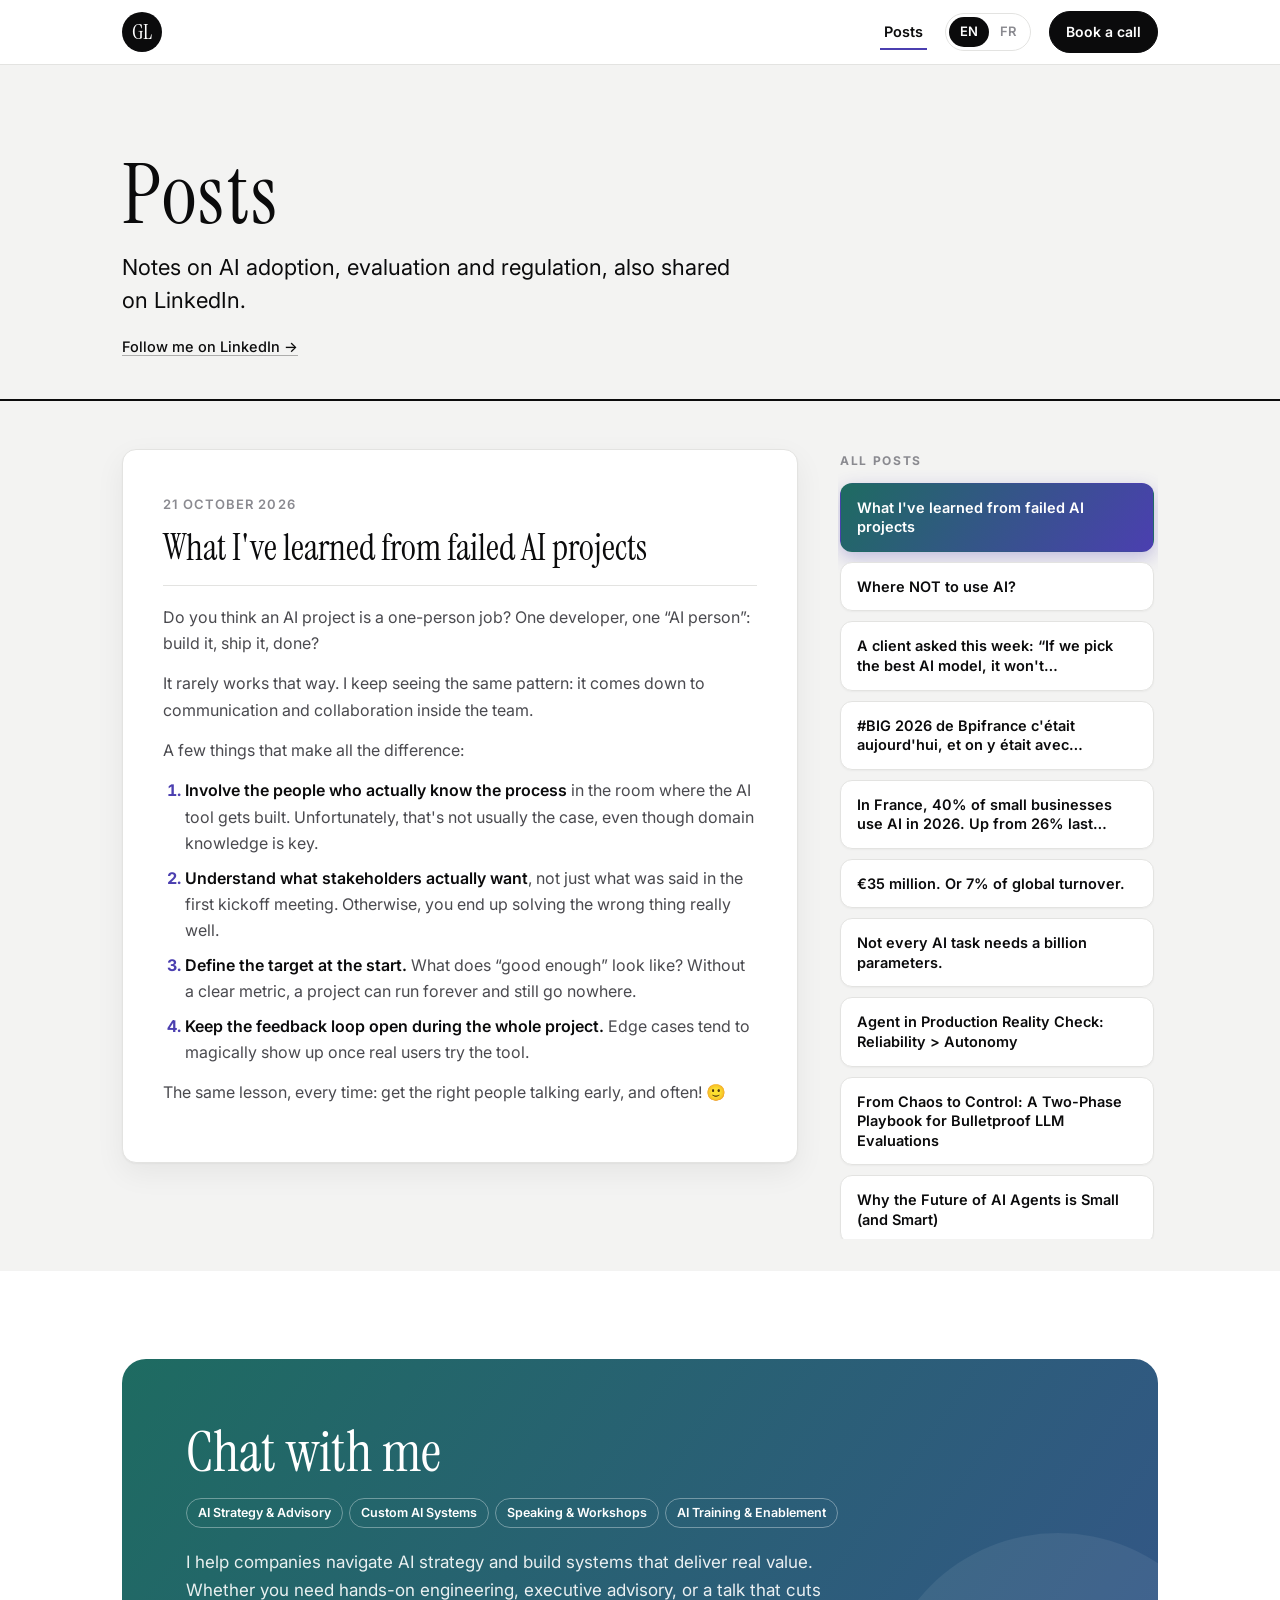
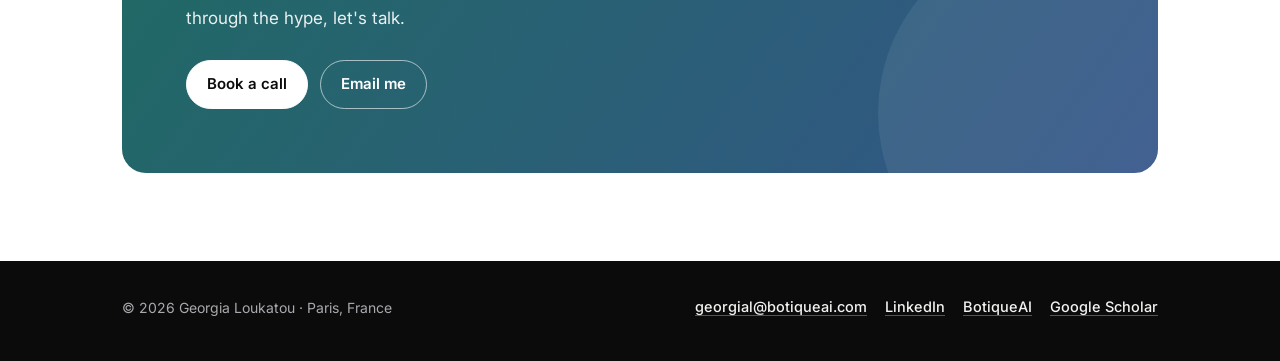
<file: posts/index.html>
<!doctype html>
<html lang="en">
<head>
<meta charset="utf-8">
<meta name="viewport" content="width=device-width, initial-scale=1">
<title>Posts · Georgia Loukatou</title>
<meta name="description" content="Notes on AI adoption, evaluation and regulation, also shared on LinkedIn.">
<link rel="canonical" href="https://georgialoukatou.github.io/posts/">
<link rel="alternate" hreflang="en" href="https://georgialoukatou.github.io/posts/">
<link rel="alternate" hreflang="fr" href="https://georgialoukatou.github.io/fr/posts/">
<link rel="alternate" hreflang="x-default" href="https://georgialoukatou.github.io/posts/">
<meta property="og:type" content="website">
<meta property="og:url" content="https://georgialoukatou.github.io/posts/">
<meta property="og:title" content="Posts · Georgia Loukatou">
<meta property="og:description" content="Notes on AI adoption, evaluation and regulation, also shared on LinkedIn.">
<meta property="og:image" content="https://georgialoukatou.github.io/assets/georgia.jpg">
<meta name="twitter:card" content="summary">
<link rel="icon" href="../assets/favicon.svg" type="image/svg+xml">
<link rel="preconnect" href="https://fonts.googleapis.com">
<link rel="preconnect" href="https://fonts.gstatic.com" crossorigin>
<link rel="stylesheet" href="https://fonts.googleapis.com/css2?family=Instrument+Serif:ital@0;1&family=Inter:wght@400;500;600;700&display=swap">
<link rel="stylesheet" href="../style.css?v=4d4046dc">
</head>
<body>
<a class="skip" href="#main">Skip to content</a>

<nav class="nav" aria-label="Main">
  <div class="progress" aria-hidden="true"></div>
  <div class="wrap nav-inner">
    <a class="monogram" href="../index.html" aria-label="Georgia Loukatou, Home">GL</a>
    <a class="nav-link" href="../posts/index.html" aria-current="page">Posts</a>
    <div class="lang-switch" aria-label="Language"><a href="../posts/index.html" hreflang="en" lang="en" aria-current="true">EN</a><a href="../fr/posts/index.html" hreflang="fr" lang="fr">FR</a></div>
    <a class="btn btn-small" href="https://calendly.com/hello-botiqueai/30min" target="_blank" rel="noopener">Book a call</a>
  </div>
</nav>

<main id="main" class="posts-page">
  <header class="posts-head">
    <div class="wrap">
      <h1>Posts</h1>
      <p class="lead">Notes on AI adoption, evaluation and regulation, also shared on LinkedIn.</p>
      <p class="links"><a href="https://www.linkedin.com/in/georgia-loukatou/recent-activity/all/" target="_blank" rel="noopener">Follow me on LinkedIn →</a></p>
    </div>
  </header>
  <div class="wrap posts-layout">
    <div class="post-reader" id="reader">
      <article class="post" id="post-2026-10-21">
        <time datetime="2026-10-21">21 October 2026</time>
        <h2>What I've learned from failed AI projects</h2>
        <div class="post-body"><p>Do you think an AI project is a one-person job? One developer, one “AI person”: build it, ship it, done?</p><p>It rarely works that way. I keep seeing the same pattern: it comes down to communication and collaboration inside the team.</p><p>A few things that make all the difference:</p><ol><li><strong>Involve the people who actually know the process</strong> in the room where the AI tool gets built. Unfortunately, that's not usually the case, even though domain knowledge is key.</li><li><strong>Understand what stakeholders actually want</strong>, not just what was said in the first kickoff meeting. Otherwise, you end up solving the wrong thing really well.</li><li><strong>Define the target at the start.</strong> What does “good enough” look like? Without a clear metric, a project can run forever and still go nowhere.</li><li><strong>Keep the feedback loop open during the whole project.</strong> Edge cases tend to magically show up once real users try the tool.</li></ol><p>The same lesson, every time: get the right people talking early, and often! 🙂</p></div>
        <p class="links"></p>
      </article>
      <article class="post" id="post-2026-10-18">
        <time datetime="2026-10-18">18 October 2026</time>
        <h2>Where NOT to use AI?</h2>
        <div class="post-body"><p>In the rush to adopt AI, a quick reminder: some areas are high-risk under the EU AI Act. HR, education, credit and insurance, biometrics, critical infrastructure, justice, law enforcement, migration and border control.</p><p><strong>High-risk = strict rules.</strong></p><p>Take HR. AI can help write a job ad or prepare interview questions. No problem. But screening CVs or ranking candidates? AI can't make the decision alone. Under GDPR, a person must make the final decision. And the AI Act will add more: trained human oversight, informing candidates, monitoring the tool. Analyzing a candidate's emotions in a video interview is simply banned.</p><p>If you are not sure where your use case fits, the EU has a free questionnaire: the AI Act Compliance Checker.</p><p>For me, the question is no longer “is AI capable of doing this?” but “who should decide this?”</p></div>
        <p class="links"><a href="https://ai-act-service-desk.ec.europa.eu/en/eu-ai-act-compliance-checker" target="_blank" rel="noopener">EU AI Act Compliance Checker →</a></p>
      </article>
      <article class="post" id="post-2026-10-14">
        <time datetime="2026-10-14">14 October 2026</time>
        <div class="post-sep"></div>
        <div class="post-body"><p>A client asked this week: “If we pick the best AI model, it won't make things up anymore, right?” Honestly, no. Even the newest, most powerful models still “hallucinate.” Less often, but it happens.</p><p>For example, a recent top model like GPT-5.4 gets it wrong around 7% of the time when summarizing a document*. And it's tricky, since a good model sounds confident even when it's wrong. So we may not even notice!</p><p>AI is great, but not perfect. So for any serious decision, someone needs to check. That doesn't mean checking everything, of course. A first draft of an email isn't a financial decision. The higher the stakes, the more control we need.</p><p>Paying for the biggest model isn't the only fix either. Asking the AI for its sources or adding simple guardrails often does more 🙂</p><p>At BotiqueAI, we keep it simple: use AI where it helps, review it, and keep people in the loop.</p><p><small>*Source: Vectara Hallucination Leaderboard, May 2026.</small></p></div>
        <p class="links"><a href="https://lnkd.in/e_sgVZSb" target="_blank" rel="noopener">Vectara Hallucination Leaderboard →</a></p>
      </article>
      <article class="post" id="post-2026-10-08" lang="fr">
        <time datetime="2026-10-08">8 October 2026 · posted by BotiqueAI</time>
        <div class="post-sep"></div>
        <div class="post-body"><p>#BIG 2026 de Bpifrance c'était aujourd'hui, et on y était avec BotiqueAI. Le thème de la journée : le culot. Bien choisi, parce qu'avec l'IA, l'audace est indispensable. Mais elle ne suffit pas sans un peu de recul.</p><p>Et justement, on a beaucoup parlé d'IA frugale, de coûts, d'impact environnemental. De cybersécurité aussi, des nouvelles réglementations, qui pèsent lourd pour les PME. Et de la place des équipes dans tout ça.</p><p><strong>Oser l'IA, oui. Mais pas à tout prix.</strong></p><p>Une automatisation n'a pas toujours besoin d'IA, et une solution n'a pas toujours besoin du dernier modèle. Ce qui compte, c'est ce qui répond à nos besoins, avec des résultats qu'on peut mesurer. Et ça ne marche pas sans former les équipes ni sans respecter le cadre réglementaire.</p><p>Pour nous, le vrai culot, c'est d'oser l'IA pour créer de la vraie valeur, et ça, c'est à la portée de chaque entreprise.</p></div>
        <p class="links"></p>
      </article>
      <article class="post" id="post-2026-10-07">
        <time datetime="2026-10-07">7 October 2026</time>
        <div class="post-sep"></div>
        <div class="post-body"><p>In France, 40% of small businesses use AI in 2026. Up from 26% last year.</p><p>But that doesn't necessarily mean often use. And most of the use is content generation, not real automation. And only about half of the users are paying for a proper tool.</p><p>What's striking: belief that digital brings real value dropped 7 points this year. More businesses are going digital. Fewer think it's working.</p><p>I don't think that's about the technology. It's about fit, whether a tool solves a need you actually have. And many small businesses may not have endless resources to figure that out.</p></div>
        <p class="links"></p>
      </article>
      <article class="post" id="post-2026-09-16">
        <time datetime="2026-09-16">16 September 2026</time>
        <h2>€35 million. Or 7% of global turnover.</h2>
        <div class="post-body"><p>That's the maximum fine under the AI Act, the EU's regulation on artificial intelligence.</p><p>And since August 2, 2026, it's no longer theoretical: authorities now have their full enforcement powers. The legal framework itself has existed since August 2025.</p><p><strong>The full timeline:</strong></p><ul><li><strong>August 2024:</strong> the AI Act enters into force, no obligations apply yet</li><li><strong>February 2025:</strong> prohibited practices banned (manipulation, social scoring, etc.)</li><li><strong>August 2025:</strong> obligations for general purpose AI (GPAI) models, governance, and the penalties framework</li><li><strong>August 2026:</strong> full application, including high-risk AI, and full enforcement powers for authorities</li></ul><p><strong>3 tiers of penalties to know:</strong></p><ul><li>Prohibited practices: up to €35M or 7% of global turnover</li><li>High-risk AI systems: up to €15M or 3% of global turnover</li><li>Misleading information to authorities: up to €7.5M or 1% of global turnover</li></ul><p>Good news for SMEs and startups: it's the lower of the two amounts that applies, unlike large corporations.</p><p>Bad news: “I didn't know” has never protected anyone from a regulator.</p><p>At BotiqueAI, we're compliant. And we watch over our clients' compliance too.</p></div>
        <p class="links"></p>
      </article>
      <article class="post" id="post-2025-12-26">
        <time datetime="2025-12-26">26 December 2025</time>
        <h2>Not every AI task needs a billion parameters.</h2>
        <div class="post-body"><p>I was recently discussing LLM speed and costs with a client who was asking about one of the latest OpenAI models.</p><p>“<em>Shouldn't we be using this for everything?</em>” he asked.</p><p>My answer: <strong>No. In fact, for many workflows, you might need the opposite.</strong></p><p>It is becoming increasingly obvious that we don't need GPT-5 just to extract a name from a document. We are seeing a massive shift from “<em>bigger is better</em>” to “<em>efficient is better</em>”.</p><p><strong>Small Language Models (SLMs)</strong></p><p>Unlike LLMs, SLMs operate with significantly fewer parameters (often in the millions). They trade “world knowledge” for hyper-efficiency in specific tasks. Not to forget that:</p><ol><li><strong>Cost &amp; speed:</strong> SLMs offer similar performance for specific tasks at a fraction of the inference cost and latency.</li><li><strong>Privacy &amp; control:</strong> Because they are lightweight, SLMs can run on-premise or locally on edge devices. Your data doesn't need to leave your infrastructure.</li></ol><p><strong>The future: a separation of duties</strong></p><p>We are heading toward a hybrid architecture.</p><ul><li><strong>SLMs</strong> will handle the high-volume work like preprocessing, classification, PII redaction, guardrails, over-specific tasks.</li><li><strong>LLMs</strong> will act as the “managers,” stepping in only when low confidence is detected or complex reasoning and refinement is needed.</li></ul><p>Even Menlo Ventures predicts that by 2026, models will move to the edge, driven by privacy and low latency, with inference costs for non-frontier models approaching $0.</p></div>
        <p class="links"><a href="https://lnkd.in/eSRT9ji7" target="_blank" rel="noopener">Menlo Ventures →</a></p>
      </article>
      <article class="post" id="post-2025-12-08">
        <time datetime="2025-12-08">8 December 2025</time>
        <h2>Agent in Production Reality Check: Reliability &gt; Autonomy</h2>
        <div class="post-body"><p>A new study of 306 practitioners across 26 domains confirms what many of us have experienced: reliability beats autonomy every single time.</p><ol><li><strong>Structure over freestyling.</strong> The most successful agents aren't self-determining their paths. 80% of them use structured, static workflows. In production, success is found in predictable subtasks.</li><li><strong>Reliability is the #1 challenge.</strong> Teams implement massive guardrails, human-written prompts and strict manual control loops over automated, stochastic methods.</li><li><strong>Humans are the benchmark.</strong> Automated evaluation isn't there yet. 74% of teams rely on human-in-the-loop evaluation, because generic benchmarks can't handle domain-specific nuances.</li><li><strong>Quality over latency.</strong> 66% of organizations trade speed for correctness, accepting response times of minutes to ensure the output outperforms human baselines.</li></ol><p>Production-grade agents survive by operating within tight bounds. To make it to production, we often sacrifice open-ended autonomy for the win of predictability.</p></div>
        <p class="links"><a href="https://lnkd.in/eAM6tTsX" target="_blank" rel="noopener">Paper →</a></p>
      </article>
      <article class="post" id="post-2025-10-01">
        <time datetime="2025-10-01">1 October 2025</time>
        <h2>From Chaos to Control: A Two-Phase Playbook for Bulletproof LLM Evaluations</h2>
        <div class="post-body"><p>Ever pushed a "harmless" prompt change that silently broke your LLM app? Traditional tests fall short for non-deterministic AI, so here is a continuous two-phase strategy to stay in control:</p><ol><li><strong>Pre-launch safety net.</strong> Before shipping, run a curated, high-quality golden dataset through your CI/CD pipeline. This validates the quality of LLM outputs after any change in prompt, settings, or model version. It may combine deterministic checks (like verifying a keyword's presence) and LLM-as-a-Judge evaluations to catch regressions before they ever see a user.</li><li><strong>Watching in the wild.</strong> Once in production, capture user traces and monitor performance through automated evaluations on real-world, recent data, running either continuously or on sampled batches (daily/weekly). Techniques like LLM-as-a-Judge enforce quality and safety at scale, complemented by others like semantic similarity, depending on the product's needs.</li></ol><p>However, the real magic is the feedback loop. What we learn from Phase 2's production data (edge cases, user behaviors, or failure modes) is used to enrich Phase 1's golden dataset. This constant iteration elevates evaluation from a mere task to the engine that drives continuous improvement.</p></div>
        <p class="links"><a href="https://www.botiqueai.com/" target="_blank" rel="noopener">Full playbook on the BotiqueAI blog →</a></p>
      </article>
      <article class="post" id="post-2025-09-24">
        <time datetime="2025-09-24">24 September 2025</time>
        <h2>Why the Future of AI Agents is Small (and Smart)</h2>
        <div class="post-body"><p>While LLMs get the spotlight, new NVIDIA research argues the future of AI agents is the Small Language Model (SLM). The reason is simple: most agentic tasks are repetitive, narrow, and structured. They don't always require the heavy compute and cost of LLMs.</p><p>Why SLMs are useful for agentic AI:</p><ul><li><strong>Powerful enough.</strong> Modern SLMs (e.g., Hugging Face SmolLM2) match larger models on agent tasks like reasoning and tool calling.</li><li><strong>More economical and faster.</strong> With lower latency and 10-30x cheaper to run, they enable real-time responses with less cloud expenses. Fine-tuning is also dramatically faster.</li><li><strong>Operationally superior.</strong> SLMs are perfect for edge and on-device AI, with better privacy and user control. They ensure easily formatted outputs for reliable tool use.</li></ul><p><strong>Suggested approach.</strong> The path forward isn't about replacing LLMs, but building smarter:</p><ul><li>Build hybrid, heterogeneous architectures: modular agents with a mix of models.</li><li>Fine-tune SLMs when possible for specific, high-volume skills.</li><li>Gradually migrate sub-agents and repetitive tasks from LLMs to SLMs.</li></ul><p><strong>The future is hybrid.</strong> This approach is more than a technical fix. It's a move toward responsible and sustainable AI that unlocks cost savings, broader accessibility, and more scalable systems.</p></div>
        <p class="links"><a href="https://lnkd.in/e7uKxbWV" target="_blank" rel="noopener">Paper: SLMs for Agentic AI →</a><a href="https://lnkd.in/epsAVGNf" target="_blank" rel="noopener">BotiqueAI blog →</a></p>
      </article>
      <article class="post" id="post-2025-06-18">
        <time datetime="2025-06-18">18 June 2025</time>
        <h2>LLMs Get Lost in Conversation, and We're Not Evaluating That Enough</h2>
        <div class="post-body"><p>A new large-scale study by Microsoft and Salesforce researchers reveals a critical issue some of us have experienced: LLMs perform on average 39% worse in multi-turn conversations compared to single-turn prompts.</p><p><strong>What's going wrong?</strong></p><ul><li>LLMs jump to premature assumptions and cling to flawed prior outputs.</li><li>They rarely recover once off track.</li><li>Lowering temperature, even to zero, doesn't fix it.</li><li>Restarting conversations often works better than continuing them.</li><li>Consolidating instructions into one prompt helps, but that's unrealistic for most users.</li></ul><p>Benchmarks still focus on fully-specified, single-turn tasks. Multi-turn evaluations are rare, often non-reproducible, and don't reflect real-world use. Let's shift the focus toward multi-turn robustness and reproducibility in model development and evaluation.</p></div>
        <p class="links"><a href="https://lnkd.in/gwRF2q8P" target="_blank" rel="noopener">Paper: LLMs Get Lost in Multi-turn Conversation →</a></p>
      </article>
    </div>
    <nav class="post-index" aria-label="All posts">
      <p class="post-index-title">All posts</p>
      <ol>
        <li><a href="#post-2026-10-21" data-post="post-2026-10-21" aria-current="true">What I've learned from failed AI projects</a></li>
        <li><a href="#post-2026-10-18" data-post="post-2026-10-18">Where NOT to use AI?</a></li>
        <li><a href="#post-2026-10-14" data-post="post-2026-10-14">A client asked this week: “If we pick the best AI model, it won't…</a></li>
        <li><a href="#post-2026-10-08" data-post="post-2026-10-08">#BIG 2026 de Bpifrance c'était aujourd'hui, et on y était avec…</a></li>
        <li><a href="#post-2026-10-07" data-post="post-2026-10-07">In France, 40% of small businesses use AI in 2026. Up from 26% last…</a></li>
        <li><a href="#post-2026-09-16" data-post="post-2026-09-16">€35 million. Or 7% of global turnover.</a></li>
        <li><a href="#post-2025-12-26" data-post="post-2025-12-26">Not every AI task needs a billion parameters.</a></li>
        <li><a href="#post-2025-12-08" data-post="post-2025-12-08">Agent in Production Reality Check: Reliability &gt; Autonomy</a></li>
        <li><a href="#post-2025-10-01" data-post="post-2025-10-01">From Chaos to Control: A Two-Phase Playbook for Bulletproof LLM Evaluations</a></li>
        <li><a href="#post-2025-09-24" data-post="post-2025-09-24">Why the Future of AI Agents is Small (and Smart)</a></li>
        <li><a href="#post-2025-06-18" data-post="post-2025-06-18">LLMs Get Lost in Conversation, and We're Not Evaluating That Enough</a></li>
      </ol>
      <a class="follow-card" href="https://www.linkedin.com/in/georgia-loukatou/recent-activity/all/" target="_blank" rel="noopener">
        <span class="follow-icon"><svg viewBox="0 0 24 24" width="18" height="18" fill="currentColor" aria-hidden="true"><path d="M20.45 20.45h-3.56v-5.57c0-1.33-.02-3.04-1.85-3.04-1.85 0-2.14 1.45-2.14 2.94v5.67H9.35V9h3.41v1.56h.05c.48-.9 1.64-1.85 3.37-1.85 3.6 0 4.27 2.37 4.27 5.46v6.28zM5.34 7.43a2.06 2.06 0 1 1 0-4.13 2.06 2.06 0 0 1 0 4.13zM7.12 20.45H3.56V9h3.56v11.45zM22.22 0H1.77C.79 0 0 .77 0 1.73v20.54C0 23.23.79 24 1.77 24h20.45c.98 0 1.78-.77 1.78-1.73V1.73C24 .77 23.2 0 22.22 0z"/></svg></span>
        <span><strong>More on LinkedIn</strong>Follow me on LinkedIn →</span>
      </a>
    </nav>
  </div>
</main>

<section class="cta-section" id="contact">
  <div class="wrap">
    <div class="cta">
      <h2>Chat with me</h2>
      <ul class="chips light"><li>AI Strategy &amp; Advisory</li><li>Custom AI Systems</li><li>Speaking &amp; Workshops</li><li>AI Training &amp; Enablement</li></ul>
      <p>I help companies navigate AI strategy and build systems that deliver real value. Whether you need hands-on engineering, executive advisory, or a talk that cuts through the hype, let's talk.</p>
      <div class="cta-row">
        <a class="btn btn-light" href="https://calendly.com/hello-botiqueai/30min" target="_blank" rel="noopener">Book a call</a>
        <a class="btn btn-outline-light" href="mailto:georgial@botiqueai.com">Email me</a>
      </div>
    </div>
  </div>
</section>

<footer class="footer">
  <div class="wrap footer-inner">
    <p>© <span id="year">2026</span> Georgia Loukatou · Paris, France</p>
    <p class="links">
      <a href="mailto:georgial@botiqueai.com">georgial@botiqueai.com</a>
      <a href="https://www.linkedin.com/in/georgia-loukatou/" target="_blank" rel="noopener">LinkedIn</a>
      <a href="https://www.botiqueai.com/" target="_blank" rel="noopener">BotiqueAI</a>
      <a href="https://scholar.google.com/citations?user=S5Yad6wAAAAJ&amp;hl=en" target="_blank" rel="noopener">Google Scholar</a>
    </p>
  </div>
</footer>

<script>
document.getElementById('year').textContent = new Date().getFullYear();
(function () {
  var reduce = window.matchMedia('(prefers-reduced-motion: reduce)').matches;
  // scroll progress bar
  var bar = document.querySelector('.progress');
  function prog() { var h = document.documentElement; var m = h.scrollHeight - h.clientHeight; bar.style.transform = 'scaleX(' + (m > 0 ? h.scrollTop / m : 0) + ')'; }
  if (bar) { window.addEventListener('scroll', prog, {passive: true}); prog(); }
  if (reduce || !('IntersectionObserver' in window)) return;
  // reveal on scroll, staggered within each group
  var sel = '.block-title, .cards > *, .timeline li, .edu li, .feature, .talks > *, .pubs li, .beyond p, .post, .cta, .posts-head .wrap > *';
  var io = new IntersectionObserver(function (entries) {
    entries.forEach(function (e) { if (e.isIntersecting) { e.target.classList.add('in'); io.unobserve(e.target); } });
  }, {rootMargin: '0px 0px -8% 0px'});
  function arm(root) {
    root.querySelectorAll(sel).forEach(function (el) {
      if (el.classList.contains('reveal')) return;
      var i = Array.prototype.indexOf.call(el.parentNode.children, el);
      el.classList.add('reveal'); el.style.transitionDelay = Math.min(i, 5) * 70 + 'ms';
      io.observe(el);
    });
  }
  arm(document);
  window.armReveal = arm;
  // count-up for numbers in the stats row
  document.querySelectorAll('.stats dt').forEach(function (dt) {
    var m = dt.textContent.match(/^(\d+)(.*)$/); if (!m) return;
    var end = +m[1], rest = m[2], t0 = null;
    var o = new IntersectionObserver(function (es) {
      if (!es[0].isIntersecting) return; o.disconnect();
      function step(t) { if (!t0) t0 = t; var k = Math.min((t - t0) / 1100, 1); dt.textContent = Math.round(end * (1 - Math.pow(1 - k, 3))) + rest; if (k < 1) requestAnimationFrame(step); }
      dt.textContent = '0' + rest; requestAnimationFrame(step);
      setTimeout(function () { dt.textContent = end + rest; }, 1500);
    });
    o.observe(dt);
  });
})();
(function () {
  var posts = Array.prototype.slice.call(document.querySelectorAll('.post-reader .post'));
  var links = Array.prototype.slice.call(document.querySelectorAll('.post-index a'));
  if (!posts.length) return;
  function show(id, scroll) {
    var found = posts.some(function (p) { return p.id === id; });
    if (!found) id = posts[0].id;
    posts.forEach(function (p) { p.hidden = p.id !== id; });
    links.forEach(function (a) { if (a.dataset.post === id) a.setAttribute('aria-current', 'true'); else a.removeAttribute('aria-current'); });
    if (scroll) {
      var r = document.getElementById('reader');
      if (r.getBoundingClientRect().top < 70 || window.innerWidth < 900) r.scrollIntoView({behavior: 'smooth', block: 'start'});
    }
  }
  links.forEach(function (a) {
    a.addEventListener('click', function (e) {
      e.preventDefault();
      history.replaceState(null, '', '#' + a.dataset.post);
      show(a.dataset.post, true);
    });
  });
  show(location.hash.slice(1), false);
})();
</script>
</body>
</html>
</file>
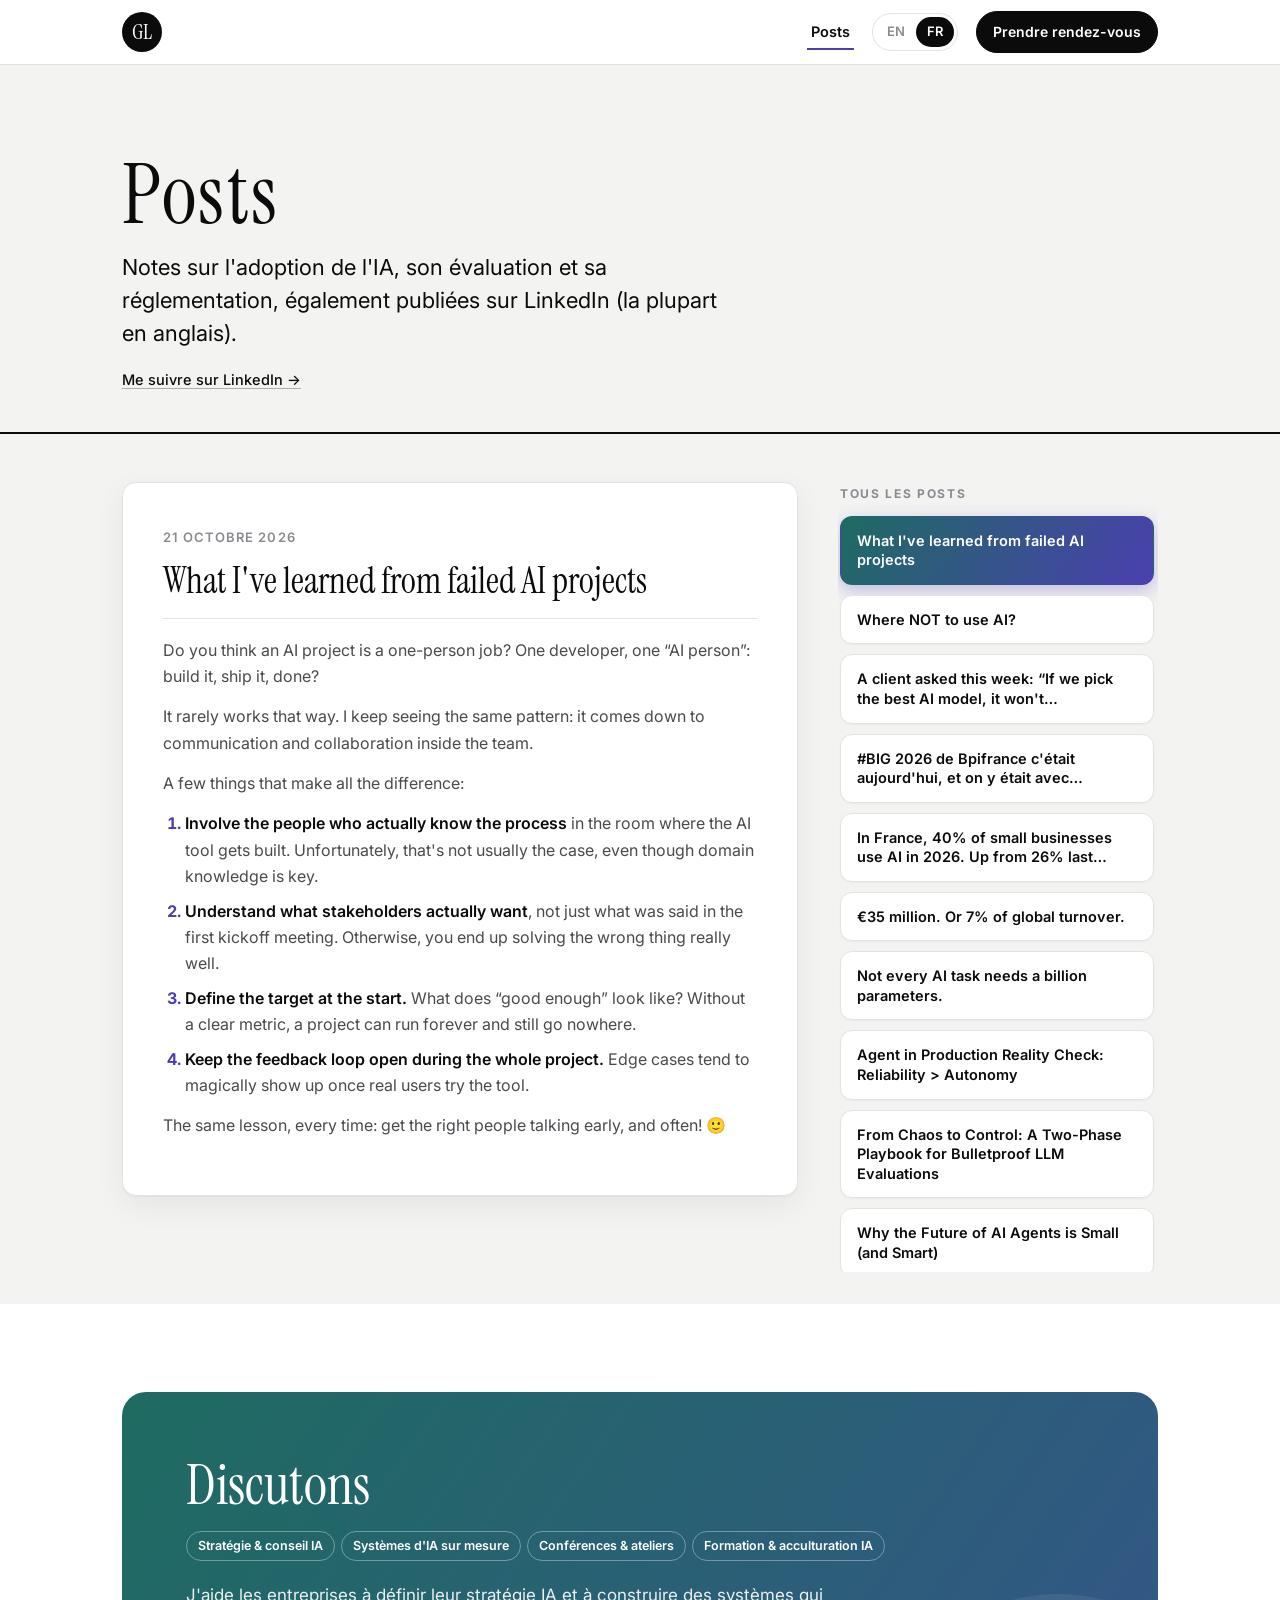
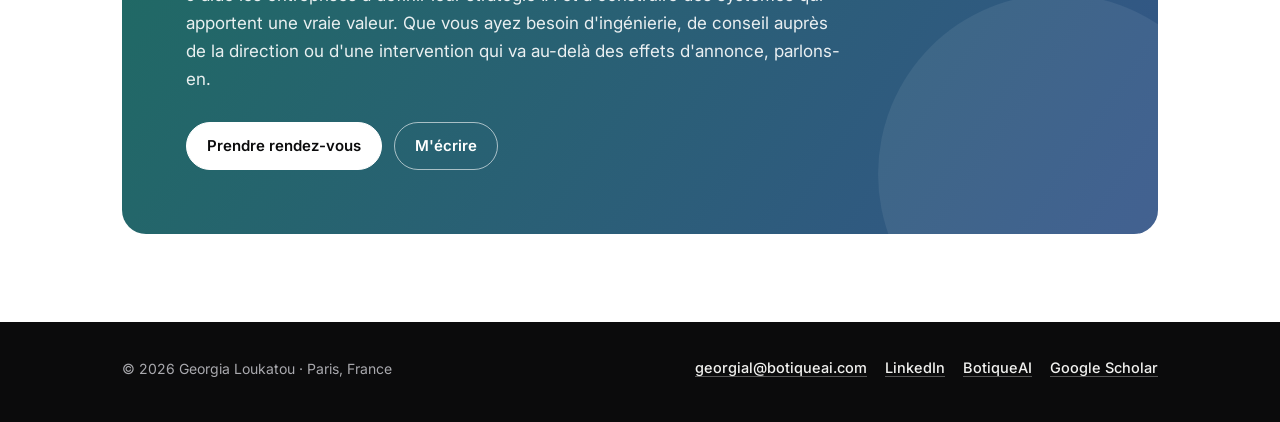
<file: fr/posts/index.html>
<!doctype html>
<html lang="fr">
<head>
<meta charset="utf-8">
<meta name="viewport" content="width=device-width, initial-scale=1">
<title>Posts · Georgia Loukatou</title>
<meta name="description" content="Notes sur l'adoption de l'IA, son évaluation et sa réglementation, également publiées sur LinkedIn (la plupart en anglais).">
<link rel="canonical" href="https://georgialoukatou.github.io/fr/posts/">
<link rel="alternate" hreflang="en" href="https://georgialoukatou.github.io/posts/">
<link rel="alternate" hreflang="fr" href="https://georgialoukatou.github.io/fr/posts/">
<link rel="alternate" hreflang="x-default" href="https://georgialoukatou.github.io/posts/">
<meta property="og:type" content="website">
<meta property="og:url" content="https://georgialoukatou.github.io/fr/posts/">
<meta property="og:title" content="Posts · Georgia Loukatou">
<meta property="og:description" content="Notes sur l'adoption de l'IA, son évaluation et sa réglementation, également publiées sur LinkedIn (la plupart en anglais).">
<meta property="og:image" content="https://georgialoukatou.github.io/assets/georgia.jpg">
<meta name="twitter:card" content="summary">
<link rel="icon" href="../../assets/favicon.svg" type="image/svg+xml">
<link rel="preconnect" href="https://fonts.googleapis.com">
<link rel="preconnect" href="https://fonts.gstatic.com" crossorigin>
<link rel="stylesheet" href="https://fonts.googleapis.com/css2?family=Instrument+Serif:ital@0;1&family=Inter:wght@400;500;600;700&display=swap">
<link rel="stylesheet" href="../../style.css?v=4d4046dc">
</head>
<body>
<a class="skip" href="#main">Aller au contenu</a>

<nav class="nav" aria-label="Main">
  <div class="progress" aria-hidden="true"></div>
  <div class="wrap nav-inner">
    <a class="monogram" href="../../fr/index.html" aria-label="Georgia Loukatou, Accueil">GL</a>
    <a class="nav-link" href="../../fr/posts/index.html" aria-current="page">Posts</a>
    <div class="lang-switch" aria-label="Language"><a href="../../posts/index.html" hreflang="en" lang="en">EN</a><a href="../../fr/posts/index.html" hreflang="fr" lang="fr" aria-current="true">FR</a></div>
    <a class="btn btn-small" href="https://calendly.com/hello-botiqueai/30min" target="_blank" rel="noopener">Prendre rendez-vous</a>
  </div>
</nav>

<main id="main" class="posts-page">
  <header class="posts-head">
    <div class="wrap">
      <h1>Posts</h1>
      <p class="lead">Notes sur l'adoption de l'IA, son évaluation et sa réglementation, également publiées sur LinkedIn (la plupart en anglais).</p>
      <p class="links"><a href="https://www.linkedin.com/in/georgia-loukatou/recent-activity/all/" target="_blank" rel="noopener">Me suivre sur LinkedIn →</a></p>
    </div>
  </header>
  <div class="wrap posts-layout">
    <div class="post-reader" id="reader">
      <article class="post" id="post-2026-10-21">
        <time datetime="2026-10-21">21 octobre 2026</time>
        <h2>What I've learned from failed AI projects</h2>
        <div class="post-body"><p>Do you think an AI project is a one-person job? One developer, one “AI person”: build it, ship it, done?</p><p>It rarely works that way. I keep seeing the same pattern: it comes down to communication and collaboration inside the team.</p><p>A few things that make all the difference:</p><ol><li><strong>Involve the people who actually know the process</strong> in the room where the AI tool gets built. Unfortunately, that's not usually the case, even though domain knowledge is key.</li><li><strong>Understand what stakeholders actually want</strong>, not just what was said in the first kickoff meeting. Otherwise, you end up solving the wrong thing really well.</li><li><strong>Define the target at the start.</strong> What does “good enough” look like? Without a clear metric, a project can run forever and still go nowhere.</li><li><strong>Keep the feedback loop open during the whole project.</strong> Edge cases tend to magically show up once real users try the tool.</li></ol><p>The same lesson, every time: get the right people talking early, and often! 🙂</p></div>
        <p class="links"></p>
      </article>
      <article class="post" id="post-2026-10-18">
        <time datetime="2026-10-18">18 octobre 2026</time>
        <h2>Where NOT to use AI?</h2>
        <div class="post-body"><p>In the rush to adopt AI, a quick reminder: some areas are high-risk under the EU AI Act. HR, education, credit and insurance, biometrics, critical infrastructure, justice, law enforcement, migration and border control.</p><p><strong>High-risk = strict rules.</strong></p><p>Take HR. AI can help write a job ad or prepare interview questions. No problem. But screening CVs or ranking candidates? AI can't make the decision alone. Under GDPR, a person must make the final decision. And the AI Act will add more: trained human oversight, informing candidates, monitoring the tool. Analyzing a candidate's emotions in a video interview is simply banned.</p><p>If you are not sure where your use case fits, the EU has a free questionnaire: the AI Act Compliance Checker.</p><p>For me, the question is no longer “is AI capable of doing this?” but “who should decide this?”</p></div>
        <p class="links"><a href="https://ai-act-service-desk.ec.europa.eu/en/eu-ai-act-compliance-checker" target="_blank" rel="noopener">EU AI Act Compliance Checker →</a></p>
      </article>
      <article class="post" id="post-2026-10-14">
        <time datetime="2026-10-14">14 octobre 2026</time>
        <div class="post-sep"></div>
        <div class="post-body"><p>A client asked this week: “If we pick the best AI model, it won't make things up anymore, right?” Honestly, no. Even the newest, most powerful models still “hallucinate.” Less often, but it happens.</p><p>For example, a recent top model like GPT-5.4 gets it wrong around 7% of the time when summarizing a document*. And it's tricky, since a good model sounds confident even when it's wrong. So we may not even notice!</p><p>AI is great, but not perfect. So for any serious decision, someone needs to check. That doesn't mean checking everything, of course. A first draft of an email isn't a financial decision. The higher the stakes, the more control we need.</p><p>Paying for the biggest model isn't the only fix either. Asking the AI for its sources or adding simple guardrails often does more 🙂</p><p>At BotiqueAI, we keep it simple: use AI where it helps, review it, and keep people in the loop.</p><p><small>*Source: Vectara Hallucination Leaderboard, May 2026.</small></p></div>
        <p class="links"><a href="https://lnkd.in/e_sgVZSb" target="_blank" rel="noopener">Vectara Hallucination Leaderboard →</a></p>
      </article>
      <article class="post" id="post-2026-10-08" lang="fr">
        <time datetime="2026-10-08">8 octobre 2026 · publié par BotiqueAI</time>
        <div class="post-sep"></div>
        <div class="post-body"><p>#BIG 2026 de Bpifrance c'était aujourd'hui, et on y était avec BotiqueAI. Le thème de la journée : le culot. Bien choisi, parce qu'avec l'IA, l'audace est indispensable. Mais elle ne suffit pas sans un peu de recul.</p><p>Et justement, on a beaucoup parlé d'IA frugale, de coûts, d'impact environnemental. De cybersécurité aussi, des nouvelles réglementations, qui pèsent lourd pour les PME. Et de la place des équipes dans tout ça.</p><p><strong>Oser l'IA, oui. Mais pas à tout prix.</strong></p><p>Une automatisation n'a pas toujours besoin d'IA, et une solution n'a pas toujours besoin du dernier modèle. Ce qui compte, c'est ce qui répond à nos besoins, avec des résultats qu'on peut mesurer. Et ça ne marche pas sans former les équipes ni sans respecter le cadre réglementaire.</p><p>Pour nous, le vrai culot, c'est d'oser l'IA pour créer de la vraie valeur, et ça, c'est à la portée de chaque entreprise.</p></div>
        <p class="links"></p>
      </article>
      <article class="post" id="post-2026-10-07">
        <time datetime="2026-10-07">7 octobre 2026</time>
        <div class="post-sep"></div>
        <div class="post-body"><p>In France, 40% of small businesses use AI in 2026. Up from 26% last year.</p><p>But that doesn't necessarily mean often use. And most of the use is content generation, not real automation. And only about half of the users are paying for a proper tool.</p><p>What's striking: belief that digital brings real value dropped 7 points this year. More businesses are going digital. Fewer think it's working.</p><p>I don't think that's about the technology. It's about fit, whether a tool solves a need you actually have. And many small businesses may not have endless resources to figure that out.</p></div>
        <p class="links"></p>
      </article>
      <article class="post" id="post-2026-09-16">
        <time datetime="2026-09-16">16 septembre 2026</time>
        <h2>€35 million. Or 7% of global turnover.</h2>
        <div class="post-body"><p>That's the maximum fine under the AI Act, the EU's regulation on artificial intelligence.</p><p>And since August 2, 2026, it's no longer theoretical: authorities now have their full enforcement powers. The legal framework itself has existed since August 2025.</p><p><strong>The full timeline:</strong></p><ul><li><strong>August 2024:</strong> the AI Act enters into force, no obligations apply yet</li><li><strong>February 2025:</strong> prohibited practices banned (manipulation, social scoring, etc.)</li><li><strong>August 2025:</strong> obligations for general purpose AI (GPAI) models, governance, and the penalties framework</li><li><strong>August 2026:</strong> full application, including high-risk AI, and full enforcement powers for authorities</li></ul><p><strong>3 tiers of penalties to know:</strong></p><ul><li>Prohibited practices: up to €35M or 7% of global turnover</li><li>High-risk AI systems: up to €15M or 3% of global turnover</li><li>Misleading information to authorities: up to €7.5M or 1% of global turnover</li></ul><p>Good news for SMEs and startups: it's the lower of the two amounts that applies, unlike large corporations.</p><p>Bad news: “I didn't know” has never protected anyone from a regulator.</p><p>At BotiqueAI, we're compliant. And we watch over our clients' compliance too.</p></div>
        <p class="links"></p>
      </article>
      <article class="post" id="post-2025-12-26">
        <time datetime="2025-12-26">26 décembre 2025</time>
        <h2>Not every AI task needs a billion parameters.</h2>
        <div class="post-body"><p>I was recently discussing LLM speed and costs with a client who was asking about one of the latest OpenAI models.</p><p>“<em>Shouldn't we be using this for everything?</em>” he asked.</p><p>My answer: <strong>No. In fact, for many workflows, you might need the opposite.</strong></p><p>It is becoming increasingly obvious that we don't need GPT-5 just to extract a name from a document. We are seeing a massive shift from “<em>bigger is better</em>” to “<em>efficient is better</em>”.</p><p><strong>Small Language Models (SLMs)</strong></p><p>Unlike LLMs, SLMs operate with significantly fewer parameters (often in the millions). They trade “world knowledge” for hyper-efficiency in specific tasks. Not to forget that:</p><ol><li><strong>Cost &amp; speed:</strong> SLMs offer similar performance for specific tasks at a fraction of the inference cost and latency.</li><li><strong>Privacy &amp; control:</strong> Because they are lightweight, SLMs can run on-premise or locally on edge devices. Your data doesn't need to leave your infrastructure.</li></ol><p><strong>The future: a separation of duties</strong></p><p>We are heading toward a hybrid architecture.</p><ul><li><strong>SLMs</strong> will handle the high-volume work like preprocessing, classification, PII redaction, guardrails, over-specific tasks.</li><li><strong>LLMs</strong> will act as the “managers,” stepping in only when low confidence is detected or complex reasoning and refinement is needed.</li></ul><p>Even Menlo Ventures predicts that by 2026, models will move to the edge, driven by privacy and low latency, with inference costs for non-frontier models approaching $0.</p></div>
        <p class="links"><a href="https://lnkd.in/eSRT9ji7" target="_blank" rel="noopener">Menlo Ventures →</a></p>
      </article>
      <article class="post" id="post-2025-12-08">
        <time datetime="2025-12-08">8 décembre 2025</time>
        <h2>Agent in Production Reality Check: Reliability &gt; Autonomy</h2>
        <div class="post-body"><p>A new study of 306 practitioners across 26 domains confirms what many of us have experienced: reliability beats autonomy every single time.</p><ol><li><strong>Structure over freestyling.</strong> The most successful agents aren't self-determining their paths. 80% of them use structured, static workflows. In production, success is found in predictable subtasks.</li><li><strong>Reliability is the #1 challenge.</strong> Teams implement massive guardrails, human-written prompts and strict manual control loops over automated, stochastic methods.</li><li><strong>Humans are the benchmark.</strong> Automated evaluation isn't there yet. 74% of teams rely on human-in-the-loop evaluation, because generic benchmarks can't handle domain-specific nuances.</li><li><strong>Quality over latency.</strong> 66% of organizations trade speed for correctness, accepting response times of minutes to ensure the output outperforms human baselines.</li></ol><p>Production-grade agents survive by operating within tight bounds. To make it to production, we often sacrifice open-ended autonomy for the win of predictability.</p></div>
        <p class="links"><a href="https://lnkd.in/eAM6tTsX" target="_blank" rel="noopener">Paper →</a></p>
      </article>
      <article class="post" id="post-2025-10-01">
        <time datetime="2025-10-01">1 octobre 2025</time>
        <h2>From Chaos to Control: A Two-Phase Playbook for Bulletproof LLM Evaluations</h2>
        <div class="post-body"><p>Ever pushed a "harmless" prompt change that silently broke your LLM app? Traditional tests fall short for non-deterministic AI, so here is a continuous two-phase strategy to stay in control:</p><ol><li><strong>Pre-launch safety net.</strong> Before shipping, run a curated, high-quality golden dataset through your CI/CD pipeline. This validates the quality of LLM outputs after any change in prompt, settings, or model version. It may combine deterministic checks (like verifying a keyword's presence) and LLM-as-a-Judge evaluations to catch regressions before they ever see a user.</li><li><strong>Watching in the wild.</strong> Once in production, capture user traces and monitor performance through automated evaluations on real-world, recent data, running either continuously or on sampled batches (daily/weekly). Techniques like LLM-as-a-Judge enforce quality and safety at scale, complemented by others like semantic similarity, depending on the product's needs.</li></ol><p>However, the real magic is the feedback loop. What we learn from Phase 2's production data (edge cases, user behaviors, or failure modes) is used to enrich Phase 1's golden dataset. This constant iteration elevates evaluation from a mere task to the engine that drives continuous improvement.</p></div>
        <p class="links"><a href="https://www.botiqueai.com/" target="_blank" rel="noopener">Full playbook on the BotiqueAI blog →</a></p>
      </article>
      <article class="post" id="post-2025-09-24">
        <time datetime="2025-09-24">24 septembre 2025</time>
        <h2>Why the Future of AI Agents is Small (and Smart)</h2>
        <div class="post-body"><p>While LLMs get the spotlight, new NVIDIA research argues the future of AI agents is the Small Language Model (SLM). The reason is simple: most agentic tasks are repetitive, narrow, and structured. They don't always require the heavy compute and cost of LLMs.</p><p>Why SLMs are useful for agentic AI:</p><ul><li><strong>Powerful enough.</strong> Modern SLMs (e.g., Hugging Face SmolLM2) match larger models on agent tasks like reasoning and tool calling.</li><li><strong>More economical and faster.</strong> With lower latency and 10-30x cheaper to run, they enable real-time responses with less cloud expenses. Fine-tuning is also dramatically faster.</li><li><strong>Operationally superior.</strong> SLMs are perfect for edge and on-device AI, with better privacy and user control. They ensure easily formatted outputs for reliable tool use.</li></ul><p><strong>Suggested approach.</strong> The path forward isn't about replacing LLMs, but building smarter:</p><ul><li>Build hybrid, heterogeneous architectures: modular agents with a mix of models.</li><li>Fine-tune SLMs when possible for specific, high-volume skills.</li><li>Gradually migrate sub-agents and repetitive tasks from LLMs to SLMs.</li></ul><p><strong>The future is hybrid.</strong> This approach is more than a technical fix. It's a move toward responsible and sustainable AI that unlocks cost savings, broader accessibility, and more scalable systems.</p></div>
        <p class="links"><a href="https://lnkd.in/e7uKxbWV" target="_blank" rel="noopener">Paper: SLMs for Agentic AI →</a><a href="https://lnkd.in/epsAVGNf" target="_blank" rel="noopener">BotiqueAI blog →</a></p>
      </article>
      <article class="post" id="post-2025-06-18">
        <time datetime="2025-06-18">18 juin 2025</time>
        <h2>LLMs Get Lost in Conversation, and We're Not Evaluating That Enough</h2>
        <div class="post-body"><p>A new large-scale study by Microsoft and Salesforce researchers reveals a critical issue some of us have experienced: LLMs perform on average 39% worse in multi-turn conversations compared to single-turn prompts.</p><p><strong>What's going wrong?</strong></p><ul><li>LLMs jump to premature assumptions and cling to flawed prior outputs.</li><li>They rarely recover once off track.</li><li>Lowering temperature, even to zero, doesn't fix it.</li><li>Restarting conversations often works better than continuing them.</li><li>Consolidating instructions into one prompt helps, but that's unrealistic for most users.</li></ul><p>Benchmarks still focus on fully-specified, single-turn tasks. Multi-turn evaluations are rare, often non-reproducible, and don't reflect real-world use. Let's shift the focus toward multi-turn robustness and reproducibility in model development and evaluation.</p></div>
        <p class="links"><a href="https://lnkd.in/gwRF2q8P" target="_blank" rel="noopener">Paper: LLMs Get Lost in Multi-turn Conversation →</a></p>
      </article>
    </div>
    <nav class="post-index" aria-label="Tous les posts">
      <p class="post-index-title">Tous les posts</p>
      <ol>
        <li><a href="#post-2026-10-21" data-post="post-2026-10-21" aria-current="true">What I've learned from failed AI projects</a></li>
        <li><a href="#post-2026-10-18" data-post="post-2026-10-18">Where NOT to use AI?</a></li>
        <li><a href="#post-2026-10-14" data-post="post-2026-10-14">A client asked this week: “If we pick the best AI model, it won't…</a></li>
        <li><a href="#post-2026-10-08" data-post="post-2026-10-08">#BIG 2026 de Bpifrance c'était aujourd'hui, et on y était avec…</a></li>
        <li><a href="#post-2026-10-07" data-post="post-2026-10-07">In France, 40% of small businesses use AI in 2026. Up from 26% last…</a></li>
        <li><a href="#post-2026-09-16" data-post="post-2026-09-16">€35 million. Or 7% of global turnover.</a></li>
        <li><a href="#post-2025-12-26" data-post="post-2025-12-26">Not every AI task needs a billion parameters.</a></li>
        <li><a href="#post-2025-12-08" data-post="post-2025-12-08">Agent in Production Reality Check: Reliability &gt; Autonomy</a></li>
        <li><a href="#post-2025-10-01" data-post="post-2025-10-01">From Chaos to Control: A Two-Phase Playbook for Bulletproof LLM Evaluations</a></li>
        <li><a href="#post-2025-09-24" data-post="post-2025-09-24">Why the Future of AI Agents is Small (and Smart)</a></li>
        <li><a href="#post-2025-06-18" data-post="post-2025-06-18">LLMs Get Lost in Conversation, and We're Not Evaluating That Enough</a></li>
      </ol>
      <a class="follow-card" href="https://www.linkedin.com/in/georgia-loukatou/recent-activity/all/" target="_blank" rel="noopener">
        <span class="follow-icon"><svg viewBox="0 0 24 24" width="18" height="18" fill="currentColor" aria-hidden="true"><path d="M20.45 20.45h-3.56v-5.57c0-1.33-.02-3.04-1.85-3.04-1.85 0-2.14 1.45-2.14 2.94v5.67H9.35V9h3.41v1.56h.05c.48-.9 1.64-1.85 3.37-1.85 3.6 0 4.27 2.37 4.27 5.46v6.28zM5.34 7.43a2.06 2.06 0 1 1 0-4.13 2.06 2.06 0 0 1 0 4.13zM7.12 20.45H3.56V9h3.56v11.45zM22.22 0H1.77C.79 0 0 .77 0 1.73v20.54C0 23.23.79 24 1.77 24h20.45c.98 0 1.78-.77 1.78-1.73V1.73C24 .77 23.2 0 22.22 0z"/></svg></span>
        <span><strong>Plus de posts sur LinkedIn</strong>Me suivre sur LinkedIn →</span>
      </a>
    </nav>
  </div>
</main>

<section class="cta-section" id="contact">
  <div class="wrap">
    <div class="cta">
      <h2>Discutons</h2>
      <ul class="chips light"><li>Stratégie &amp; conseil IA</li><li>Systèmes d'IA sur mesure</li><li>Conférences &amp; ateliers</li><li>Formation &amp; acculturation IA</li></ul>
      <p>J'aide les entreprises à définir leur stratégie IA et à construire des systèmes qui apportent une vraie valeur. Que vous ayez besoin d'ingénierie, de conseil auprès de la direction ou d'une intervention qui va au-delà des effets d'annonce, parlons-en.</p>
      <div class="cta-row">
        <a class="btn btn-light" href="https://calendly.com/hello-botiqueai/30min" target="_blank" rel="noopener">Prendre rendez-vous</a>
        <a class="btn btn-outline-light" href="mailto:georgial@botiqueai.com">M'écrire</a>
      </div>
    </div>
  </div>
</section>

<footer class="footer">
  <div class="wrap footer-inner">
    <p>© <span id="year">2026</span> Georgia Loukatou · Paris, France</p>
    <p class="links">
      <a href="mailto:georgial@botiqueai.com">georgial@botiqueai.com</a>
      <a href="https://www.linkedin.com/in/georgia-loukatou/" target="_blank" rel="noopener">LinkedIn</a>
      <a href="https://www.botiqueai.com/" target="_blank" rel="noopener">BotiqueAI</a>
      <a href="https://scholar.google.com/citations?user=S5Yad6wAAAAJ&amp;hl=en" target="_blank" rel="noopener">Google Scholar</a>
    </p>
  </div>
</footer>

<script>
document.getElementById('year').textContent = new Date().getFullYear();
(function () {
  var reduce = window.matchMedia('(prefers-reduced-motion: reduce)').matches;
  // scroll progress bar
  var bar = document.querySelector('.progress');
  function prog() { var h = document.documentElement; var m = h.scrollHeight - h.clientHeight; bar.style.transform = 'scaleX(' + (m > 0 ? h.scrollTop / m : 0) + ')'; }
  if (bar) { window.addEventListener('scroll', prog, {passive: true}); prog(); }
  if (reduce || !('IntersectionObserver' in window)) return;
  // reveal on scroll, staggered within each group
  var sel = '.block-title, .cards > *, .timeline li, .edu li, .feature, .talks > *, .pubs li, .beyond p, .post, .cta, .posts-head .wrap > *';
  var io = new IntersectionObserver(function (entries) {
    entries.forEach(function (e) { if (e.isIntersecting) { e.target.classList.add('in'); io.unobserve(e.target); } });
  }, {rootMargin: '0px 0px -8% 0px'});
  function arm(root) {
    root.querySelectorAll(sel).forEach(function (el) {
      if (el.classList.contains('reveal')) return;
      var i = Array.prototype.indexOf.call(el.parentNode.children, el);
      el.classList.add('reveal'); el.style.transitionDelay = Math.min(i, 5) * 70 + 'ms';
      io.observe(el);
    });
  }
  arm(document);
  window.armReveal = arm;
  // count-up for numbers in the stats row
  document.querySelectorAll('.stats dt').forEach(function (dt) {
    var m = dt.textContent.match(/^(\d+)(.*)$/); if (!m) return;
    var end = +m[1], rest = m[2], t0 = null;
    var o = new IntersectionObserver(function (es) {
      if (!es[0].isIntersecting) return; o.disconnect();
      function step(t) { if (!t0) t0 = t; var k = Math.min((t - t0) / 1100, 1); dt.textContent = Math.round(end * (1 - Math.pow(1 - k, 3))) + rest; if (k < 1) requestAnimationFrame(step); }
      dt.textContent = '0' + rest; requestAnimationFrame(step);
      setTimeout(function () { dt.textContent = end + rest; }, 1500);
    });
    o.observe(dt);
  });
})();
(function () {
  var posts = Array.prototype.slice.call(document.querySelectorAll('.post-reader .post'));
  var links = Array.prototype.slice.call(document.querySelectorAll('.post-index a'));
  if (!posts.length) return;
  function show(id, scroll) {
    var found = posts.some(function (p) { return p.id === id; });
    if (!found) id = posts[0].id;
    posts.forEach(function (p) { p.hidden = p.id !== id; });
    links.forEach(function (a) { if (a.dataset.post === id) a.setAttribute('aria-current', 'true'); else a.removeAttribute('aria-current'); });
    if (scroll) {
      var r = document.getElementById('reader');
      if (r.getBoundingClientRect().top < 70 || window.innerWidth < 900) r.scrollIntoView({behavior: 'smooth', block: 'start'});
    }
  }
  links.forEach(function (a) {
    a.addEventListener('click', function (e) {
      e.preventDefault();
      history.replaceState(null, '', '#' + a.dataset.post);
      show(a.dataset.post, true);
    });
  });
  show(location.hash.slice(1), false);
})();
</script>
</body>
</html>
</file>
<file: style.css>
/* Black & white base, with the "Work with me" teal → violet gradient as the only accent */
:root {
  --bg: #FFFFFF;
  --band: #F3F3F2;
  --surface: #FFFFFF;
  --ink: #0B0B0C;
  --ink2: #4A4A4F;
  --muted: #8A8A90;
  --rule: #E3E3E1;
  --strong-rule: #0B0B0C;
  --g1: #1E6B61;
  --g2: #4B3FB0;
  --grad: linear-gradient(125deg, var(--g1), var(--g2));
  --accent-text: #1E6B61;
  --shadow: 0 1px 2px rgba(0,0,0,.04), 0 10px 30px rgba(0,0,0,.06);
  --serif: 'Instrument Serif', Georgia, 'Times New Roman', serif;
  --sans: 'Inter', -apple-system, 'Helvetica Neue', Arial, sans-serif;
  --radius: 14px;
  color-scheme: light;
}
@media (prefers-color-scheme: dark) {
  :root {
    --bg: #0B0B0C;
    --band: #141416;
    --surface: #18181B;
    --ink: #F2F2F0;
    --ink2: #B8B8BC;
    --muted: #85858C;
    --rule: #2A2A2E;
    --strong-rule: #F2F2F0;
    --accent-text: #5CC9B9;
    --shadow: 0 1px 2px rgba(0,0,0,.4), 0 10px 30px rgba(0,0,0,.35);
    color-scheme: dark;
  }
}

* { box-sizing: border-box; }
html { scroll-behavior: smooth; }
body { margin: 0; background: var(--bg); color: var(--ink); font-family: var(--sans); font-size: 16.5px; line-height: 1.65; -webkit-font-smoothing: antialiased; }
img { max-width: 100%; display: block; }
a { color: var(--ink); text-decoration: underline; text-decoration-color: color-mix(in srgb, var(--ink) 30%, transparent); text-underline-offset: 3px; }
a:hover { text-decoration-color: var(--g1); }
a:focus-visible, button:focus-visible { outline: 2px solid var(--g2); outline-offset: 3px; border-radius: 6px; }
h1, h2, h3, h4, p { margin: 0; }
ul, ol { margin: 0; padding: 0; list-style: none; }
.wrap { width: 100%; max-width: 1100px; margin: 0 auto; padding-inline: clamp(16px, 4vw, 32px); }
.skip { position: absolute; left: -999px; top: 8px; background: var(--surface); padding: 8px 12px; border-radius: 8px; z-index: 100; }
.skip:focus { left: 8px; }

/* Nav */
.nav { position: sticky; top: 0; z-index: 60; background: color-mix(in srgb, var(--bg) 88%, transparent); backdrop-filter: blur(12px); -webkit-backdrop-filter: blur(12px); border-bottom: 1px solid var(--rule); }
.nav-inner { display: flex; align-items: center; gap: 18px; height: 64px; }
.monogram { font-family: var(--serif); font-size: 22px; text-decoration: none; width: 40px; height: 40px; display: grid; place-items: center; border-radius: 50%; background: var(--ink); color: var(--bg); }
.nav-link { margin-left: auto; font-size: 14.5px; font-weight: 600; text-decoration: none; color: var(--ink2); padding: 6px 4px; }
.nav-link:hover, .nav-link[aria-current] { color: var(--ink); }
.nav-link[aria-current] { box-shadow: inset 0 -2px 0 var(--g2); }
.lang-switch { display: flex; border: 1px solid var(--rule); border-radius: 999px; padding: 3px; }
.lang-switch a { text-decoration: none; font-size: 13px; font-weight: 600; padding: 4px 11px; border-radius: 999px; color: var(--muted); }
.lang-switch a[aria-current] { background: var(--ink); color: var(--bg); }

/* Buttons */
.btn { display: inline-flex; align-items: center; gap: 8px; padding: 11px 20px; border-radius: 999px; background: var(--ink); color: var(--bg); text-decoration: none; font-weight: 600; font-size: 15px; border: 1px solid var(--ink); transition: transform .15s, background .15s; }
.btn:hover { transform: translateY(-1px); background: var(--grad); border-color: transparent; color: #fff; }
.btn-small { padding: 8px 16px; font-size: 14px; }
.btn-ghost { background: transparent; color: var(--ink); border-color: var(--rule); }
.btn-ghost:hover { background: transparent; color: var(--ink); border-color: var(--ink); }
.btn-light { background: #fff; color: #0B0B0C; border-color: #fff; }
.btn-light:hover { background: #fff; color: #0B0B0C; }
.btn-outline-light { background: transparent; color: #fff; border-color: rgba(255,255,255,.6); }
.btn-outline-light:hover { background: rgba(255,255,255,.1); }

/* Hero */
.hero { padding: clamp(48px, 8vw, 96px) 0 56px; }
.hero-grid { display: grid; grid-template-columns: 1fr auto; gap: 56px; align-items: center; }
.eyebrow { font-size: 12.5px; letter-spacing: .16em; text-transform: uppercase; font-weight: 600; color: var(--muted); margin-bottom: 16px; }
h1 { font-family: var(--serif); font-weight: 400; font-size: clamp(46px, 7.5vw, 84px); line-height: 1; letter-spacing: .03em; margin-bottom: 22px; }
.lead { font-size: clamp(18px, 2.2vw, 22px); line-height: 1.5; max-width: 620px; margin-bottom: 18px; }
.hero-points { color: var(--ink2); max-width: 620px; margin-bottom: 28px; }
.hero-points li { position: relative; padding-left: 20px; margin-bottom: 4px; }
.hero-points li::before { content: ''; position: absolute; left: 0; top: .7em; width: 8px; height: 8px; border-radius: 50%; background: var(--grad); }
.cta-row { display: flex; flex-wrap: wrap; gap: 12px; }
.contact-line { margin-top: 18px; font-size: 15px; }
.contact-line a { display: inline-flex; align-items: center; gap: 8px; color: var(--ink2); text-decoration: none; }
.contact-line a:hover { color: var(--ink); }
.cii-badge { display: inline-block; font-size: 12px; font-weight: 700; letter-spacing: .08em; text-transform: uppercase; padding: 5px 12px; border-radius: 999px; border: 1px solid var(--ink); }
.hero-photo { position: relative; }
.hero-photo::before { content: ''; position: absolute; inset: -6px; border-radius: 50%; background: var(--grad); }
.hero-photo img { position: relative; width: 250px; height: 250px; border-radius: 50%; object-fit: cover; border: 5px solid var(--bg); }

.stats { display: grid; grid-template-columns: repeat(3, 1fr); margin: 56px 0 0; border-top: 2px solid var(--strong-rule); }
.stats > div { padding: 22px 24px 0 0; }
.stats > div + div { padding-left: 24px; border-left: 1px solid var(--rule); }
.stats dt { font-family: var(--serif); font-size: 44px; line-height: 1; letter-spacing: .05em; }
.stats dd { margin: 8px 0 0; font-size: 14px; color: var(--muted); letter-spacing: .06em; }

/* Tabs */
.tabs-area { background: var(--band); border-top: 1px solid var(--rule); }
.tabbar-wrap { position: sticky; top: 64px; z-index: 50; background: var(--band); border-bottom: 1px solid var(--rule); scroll-margin-top: 64px; }
.tabbar { display: flex; gap: 10px; overflow-x: auto; scrollbar-width: none; padding: 16px 8px; margin-inline: -8px; }
.tabbar::-webkit-scrollbar { display: none; }
.tabbar a { --c: #1E6B61; appearance: none; font: inherit; font-size: 17.5px; font-weight: 600; white-space: nowrap; cursor: pointer; text-decoration: none;
  padding: 11px 22px; border-radius: 999px; border: 1.5px solid color-mix(in srgb, var(--c) 35%, transparent);
  color: var(--c); background: color-mix(in srgb, var(--c) 9%, var(--surface)); transition: background .25s, color .25s, transform .15s, box-shadow .25s; }
.tabbar a:nth-child(1) { --c: #1E6B61; }
.tabbar a:nth-child(2) { --c: #2A5E86; }
.tabbar a:nth-child(3) { --c: #34509E; }
.tabbar a:nth-child(4) { --c: #4B3FB0; }
.tabbar a:nth-child(5) { --c: #6A3FA8; }
.tabbar a:hover { transform: translateY(-1px); background: color-mix(in srgb, var(--c) 16%, var(--surface)); }
.tabbar a[aria-current="true"] { background: var(--c); color: #fff; border-color: var(--c); box-shadow: 0 3px 10px color-mix(in srgb, var(--c) 30%, transparent); }
@media (prefers-color-scheme: dark) { .tabbar a { color: color-mix(in srgb, var(--c) 55%, #fff); } .tabbar a[aria-current="true"] { color: #fff; } }
.panel { scroll-margin-top: 150px; }
.panel + .panel { border-top: 1px solid var(--rule); }

/* Blocks: clearly separated sections */
.block { padding: clamp(44px, 6vw, 72px) 0; }
.block + .block { border-top: 1px solid var(--rule); }
.block-title { display: flex; align-items: baseline; gap: 16px; font-family: var(--serif); font-weight: 400; font-size: clamp(32px, 4.5vw, 46px); line-height: 1.1; margin-bottom: 32px; padding-bottom: 16px; border-bottom: 2px solid var(--strong-rule); }
.num { font-family: var(--sans); font-size: 13px; font-weight: 700; letter-spacing: .1em; background: var(--grad); -webkit-background-clip: text; background-clip: text; color: transparent; }
h3 { font-family: var(--serif); font-weight: 400; font-size: clamp(28px, 3.6vw, 38px); line-height: 1.12; }
h4 { font-size: 17px; font-weight: 600; line-height: 1.35; }
.org { color: var(--accent-text); font-size: 14px; font-weight: 500; }
.org a { color: inherit; }
.date { color: var(--muted); font-size: 13.5px; white-space: nowrap; font-variant-numeric: tabular-nums; }
strong { font-weight: 600; color: var(--ink); }

/* Cards */
.cards { display: grid; gap: 20px; }
.cards.two { grid-template-columns: repeat(2, 1fr); }
.cards.three { grid-template-columns: repeat(3, 1fr); }
.card { background: var(--surface); border: 1px solid var(--rule); border-radius: var(--radius); padding: 26px; box-shadow: var(--shadow); }
.card p, .talk p, .feature-body p { color: var(--ink2); font-size: 15.5px; }
.card p + p { margin-top: 10px; }
.card-head { display: grid; grid-template-columns: auto 1fr auto; gap: 14px; align-items: center; margin-bottom: 16px; }
.card-head img { width: 44px; height: 44px; border-radius: 10px; object-fit: contain; background: #fff; border: 1px solid var(--rule); }
.compact .card-head img, .talk .card-head img { width: 36px; height: 36px; border-radius: 8px; }
.compact .card-head, .talk .card-head { grid-template-columns: auto 1fr; }
.chips { display: flex; flex-wrap: wrap; gap: 6px; margin-top: 16px; }
.chips li { font-size: 12.5px; font-weight: 600; padding: 4px 11px; border-radius: 999px; border: 1px solid var(--rule); color: var(--ink2); }
.chips.light li { border-color: rgba(255,255,255,.35); color: #fff; }
.links { display: flex; flex-wrap: wrap; gap: 6px 18px; margin-top: 16px; font-size: 14.5px; font-weight: 500; }

/* Timeline */
.timeline { position: relative; }
.timeline::before { content: ''; position: absolute; left: 17px; top: 10px; bottom: 10px; width: 2px; background: var(--grad); opacity: .5; }
.timeline li { display: grid; grid-template-columns: 36px 1fr; gap: 22px; position: relative; padding-bottom: 34px; }
.timeline li:last-child { padding-bottom: 0; }
.timeline img, .edu img { width: 36px; height: 36px; border-radius: 8px; object-fit: contain; background: #fff; border: 1px solid var(--rule); box-shadow: 0 0 0 4px var(--band); position: relative; }
.tl-head { display: flex; justify-content: space-between; gap: 16px; align-items: baseline; margin-bottom: 6px; }
.timeline p, .edu p { color: var(--ink2); font-size: 15.5px; max-width: 840px; }
.edu { display: grid; grid-template-columns: repeat(2, 1fr); gap: 20px; }
.edu li { display: grid; grid-template-columns: 36px 1fr; gap: 16px; background: var(--surface); border: 1px solid var(--rule); border-radius: var(--radius); padding: 22px; }
.edu .org { margin: 2px 0 6px; }

/* Podcast feature */
.feature { display: grid; grid-template-columns: 1fr; background: var(--surface); border: 1px solid var(--rule); border-radius: 20px; overflow: hidden; box-shadow: var(--shadow); }
.feature-media img { width: 100%; height: auto; aspect-ratio: 16 / 9; object-fit: cover; }
.feature-body { padding: clamp(24px, 4vw, 44px); display: grid; grid-template-columns: 1fr 1.2fr; gap: 14px 48px; align-items: start; }
.feature-body > .kicker, .feature-body > h3, .feature-body > .show { grid-column: 1; }
.feature-body > p:not(.kicker):not(.show), .feature-body > .btn { grid-column: 2; }
.feature-body > p:not(.kicker):not(.show) { grid-row: 1 / span 3; }
.feature-body > .btn { justify-self: start; }
.kicker { margin: 0; }
.new { display: inline-block; font-size: 11.5px; font-weight: 700; letter-spacing: .1em; text-transform: uppercase; color: #fff; padding: 4px 11px; border-radius: 999px; background: var(--grad); }
.feature-body .show { color: var(--ink); font-weight: 500; }
.feature-body .btn { margin-top: 6px; }

/* Talks */
.talks { display: grid; grid-template-columns: 1.5fr 1fr; gap: 20px; align-items: start; }
.talk { display: grid; grid-template-columns: 130px 1fr; gap: 24px; background: var(--surface); border: 1px solid var(--rule); border-radius: var(--radius); padding: 18px; box-shadow: var(--shadow); }
.talk-media img { width: 100%; height: auto; aspect-ratio: 9 / 14; object-fit: cover; object-position: top; border-radius: 10px; }
.talk > div { padding: 8px 8px 8px 0; }

/* Publications */
.pubs { counter-reset: pub; }
.pubs li { counter-increment: pub; display: grid; grid-template-columns: 44px 1fr; padding: 18px 0; border-bottom: 1px solid var(--rule); color: var(--ink2); font-size: 15.5px; }
.pubs li::before { content: counter(pub, decimal-leading-zero); font-weight: 700; font-size: 13px; color: var(--muted); padding-top: 3px; }

.pub-note { margin-top: 12px; font-size: 13px; color: var(--muted); }

/* About */
.beyond { display: grid; grid-template-columns: repeat(3, 1fr); gap: 20px; }
.beyond p { color: var(--ink2); background: var(--surface); border: 1px solid var(--rule); border-top: 3px solid var(--ink); border-radius: 0 0 12px 12px; padding: 22px; font-size: 15.5px; }

/* CTA */
.cta-section { padding: clamp(48px, 7vw, 88px) 0; background: var(--bg); }
.cta { border-radius: 24px; padding: clamp(32px, 6vw, 64px); color: #fff; background: var(--grad); position: relative; overflow: hidden; }
.cta::after { content: ''; position: absolute; right: -80px; bottom: -120px; width: 360px; height: 360px; border-radius: 50%; background: rgba(255,255,255,.07); }
.cta h2 { font-family: var(--serif); font-weight: 400; font-size: clamp(38px, 5vw, 56px); line-height: 1.05; }
.cta p { max-width: 660px; margin: 20px 0 28px; color: rgba(255,255,255,.9); font-size: 17px; }
.cta .cta-row { margin: 0; position: relative; z-index: 1; }

/* Footer */
.footer { background: #0B0B0C; color: #A9A9AE; padding: 34px 0 42px; font-size: 14px; }
.footer a { color: #F2F2F0; text-decoration-color: rgba(255,255,255,.3); }
.footer-inner { display: flex; flex-wrap: wrap; justify-content: space-between; gap: 12px; align-items: center; }
.footer .links { margin: 0; }

/* BotiqueAI website screenshot + inline badge */
.card-shot { display: block; margin: -26px -26px 22px; border-bottom: 1px solid var(--rule); border-radius: var(--radius) var(--radius) 0 0; overflow: hidden; position: relative; }
.card-shot::before { content: ''; display: block; height: 22px; background: var(--band); border-bottom: 1px solid var(--rule);
  background-image: radial-gradient(circle at 14px 11px, #FF5F57 4px, transparent 4.5px), radial-gradient(circle at 30px 11px, #FEBC2E 4px, transparent 4.5px), radial-gradient(circle at 46px 11px, #28C840 4px, transparent 4.5px); }
.card-shot img { width: 100%; height: auto; aspect-ratio: 1200 / 667; object-fit: cover; object-position: top; transition: transform .3s; }
.card-shot:hover img { transform: scale(1.02); }
.badge-inline { display: inline-block; font-size: 11.5px; font-weight: 700; letter-spacing: .08em; text-transform: uppercase; padding: 4px 10px; border-radius: 999px; border: 1px solid var(--ink); margin-bottom: 14px; }

/* Posts page */
.posts-head { padding: clamp(48px, 7vw, 88px) 0 40px; border-bottom: 2px solid var(--strong-rule); }
.posts-head h1 { margin-bottom: 14px; }
.posts-head .links { margin-top: 18px; }
.posts-page { background: var(--band); }
.posts-list { max-width: 820px; padding-top: 48px; padding-bottom: 24px; }
.post { background: var(--surface); border: 1px solid var(--rule); border-radius: var(--radius); padding: clamp(24px, 4vw, 40px); box-shadow: var(--shadow); margin-bottom: 28px; }
.post time { font-size: 13px; font-weight: 600; letter-spacing: .08em; text-transform: uppercase; color: var(--muted); }
.post h2 { font-family: var(--serif); font-weight: 400; font-size: clamp(28px, 3.6vw, 36px); line-height: 1.15; margin: 10px 0 18px; padding-bottom: 16px; border-bottom: 1px solid var(--rule); }
.post-body { color: var(--ink2); font-size: 16px; }
.post-sep { height: 1px; background: var(--rule); margin: 14px 0 18px; }
.post-body small { font-size: 13.5px; color: var(--muted); }
.post-body > * + * { margin-top: 14px; }
.post-body ul, .post-body ol { padding-left: 22px; }
.post-body ul { list-style: disc; }
.post-body ol { list-style: decimal; }
.post-body li + li { margin-top: 8px; }
.post-body li::marker { color: var(--g2); font-weight: 700; }

/* ── Motion & dynamic touches ── */
.nav { position: sticky; }
.progress { position: absolute; left: 0; right: 0; bottom: -1px; height: 2px; background: var(--grad); transform: scaleX(0); transform-origin: 0 50%; }

@keyframes rise { from { opacity: 0; transform: translateY(18px); } to { opacity: 1; transform: none; } }
@keyframes pop { from { opacity: 0; transform: scale(.92); } to { opacity: 1; transform: none; } }
@keyframes spin { to { transform: rotate(360deg); } }
@keyframes shift { 0%, 100% { background-position: 0% 50%; } 50% { background-position: 100% 50%; } }
@keyframes scroll { to { transform: translateX(-50%); } }
@keyframes fade { from { opacity: 0; transform: translateY(8px); } to { opacity: 1; transform: none; } }

.hero-text > * { animation: rise .7s cubic-bezier(.2,.7,.2,1) both; }
.hero-text > :nth-child(2) { animation-delay: .08s; }
.hero-text > :nth-child(3) { animation-delay: .16s; }
.hero-text > :nth-child(4) { animation-delay: .24s; }
.hero-text > :nth-child(5) { animation-delay: .32s; }
.hero-text > :nth-child(6) { animation-delay: .4s; }
.hero-photo { animation: pop .9s .15s cubic-bezier(.2,.7,.2,1) both; }
.hero-photo::before { background: conic-gradient(from 0deg, var(--g1), var(--g2), #8FD3C8, var(--g1)); animation: spin 14s linear infinite; }
.stats { animation: rise .7s .45s both; }

.reveal { opacity: 0; transform: translateY(22px); transition: opacity .7s cubic-bezier(.2,.7,.2,1), transform .7s cubic-bezier(.2,.7,.2,1), box-shadow .25s, border-color .25s; }
.reveal.in { opacity: 1; transform: none; }

.card, .talk, .feature, .edu li, .post { transition: transform .25s ease, box-shadow .25s ease, border-color .25s ease; }
.card:hover, .talk:hover, .feature:hover, .edu li:hover, .post:hover { transform: translateY(-4px); box-shadow: 0 2px 4px rgba(0,0,0,.04), 0 18px 40px rgba(0,0,0,.10); border-color: color-mix(in srgb, var(--g2) 35%, var(--rule)); }
.reveal.in:hover { transform: translateY(-4px); }
.feature-media { overflow: hidden; display: block; }
.feature-media img, .talk-media img { transition: transform .6s cubic-bezier(.2,.7,.2,1); }
.feature:hover .feature-media img, .talk:hover .talk-media img { transform: scale(1.03); }
.tabbar a { transition: color .2s; }
.btn { transition: transform .15s, background .25s, color .25s, border-color .25s, box-shadow .25s; }
.btn:hover { box-shadow: 0 8px 20px color-mix(in srgb, var(--g2) 28%, transparent); }
.cta { background-size: 200% 200%; animation: shift 12s ease-in-out infinite; }
.links a { transition: text-decoration-color .2s, color .2s; }

/* Key projects + icon links */
.card .projects { margin-top: 12px; }
.links { align-items: center; }
.icon-link { display: inline-grid; place-items: center; width: 36px; height: 36px; border-radius: 50%; border: 1px solid var(--rule); color: var(--ink); text-decoration: none; transition: background .2s, color .2s, border-color .2s; }
.icon-link:hover { background: var(--ink); color: var(--bg); border-color: var(--ink); }

/* Logo strip */
.marquee { margin-top: 40px; overflow: hidden; }
.marquee-label { font-size: 12px; font-weight: 600; letter-spacing: .16em; text-transform: uppercase; color: var(--muted); margin-bottom: 16px; }
.marquee-track { display: flex; width: max-content; animation: scroll 40s linear infinite;
  -webkit-mask-image: linear-gradient(90deg, transparent, #000 8%, #000 92%, transparent); mask-image: linear-gradient(90deg, transparent, #000 8%, #000 92%, transparent); }
.marquee:hover .marquee-track { animation-play-state: paused; }
.marquee .group { display: flex; gap: 44px; padding-right: 44px; }
.logo { display: inline-flex; align-items: center; gap: 10px; font-size: 15px; font-weight: 600; color: var(--muted); white-space: nowrap; filter: grayscale(1); opacity: .75; transition: filter .3s, opacity .3s, color .3s; }
.logo img { width: 28px; height: 28px; border-radius: 7px; object-fit: contain; background: #fff; }
.logo:hover { filter: none; opacity: 1; color: var(--ink); }

/* Wide BotiqueAI card (only item in "Now") */
.cards.one { grid-template-columns: 1fr; }
.cards.one .card { display: grid; grid-template-columns: minmax(0, 1.05fr) minmax(0, 1fr); column-gap: 36px; align-content: start; }
.cards.one .card > * { grid-column: 2; }
.cards.one .card-shot { grid-column: 1; grid-row: 1 / span 9; margin: 0; border: 1px solid var(--rule); border-radius: 12px; align-self: center; box-shadow: 0 12px 32px rgba(0,0,0,.10); }
.cards.one .badge-inline { justify-self: start; }

@media (prefers-reduced-motion: reduce) {
  *, *::before { animation: none !important; transition: none !important; }
  .reveal { opacity: 1; transform: none; }
  .marquee-track { width: auto; flex-wrap: wrap; }
  .marquee .group[aria-hidden] { display: none; }
}

/* Posts reader: one post at a time + clickable index of titles */
.posts-layout { display: grid; grid-template-columns: minmax(0, 1fr) 320px; gap: 40px; align-items: start; padding-top: 48px; padding-bottom: 32px; }
.post-reader { scroll-margin-top: 84px; min-width: 0; }
.post-reader .post { margin-bottom: 0; }
.post-reader .post[hidden] { display: none; }
.post-index { position: sticky; top: 88px; max-height: calc(100vh - 110px); overflow: auto; padding: 2px 4px 4px 2px; }
.post-index-title { font-size: 12px; font-weight: 700; letter-spacing: .14em; text-transform: uppercase; color: var(--muted); margin: 0 0 12px; }
.post-index ol { list-style: none; display: grid; gap: 10px; }
.post-index ol a { display: block; padding: 14px 16px; background: var(--surface); border: 1px solid var(--rule); border-radius: 12px; text-decoration: none; color: var(--ink); font-size: 14.5px; font-weight: 600; line-height: 1.35; box-shadow: 0 1px 2px rgba(0,0,0,.04); transition: border-color .2s, transform .15s, box-shadow .2s; }
.post-index ol a:hover { border-color: var(--ink); transform: translateY(-1px); box-shadow: 0 6px 16px rgba(0,0,0,.08); }
.post-index ol a[aria-current] { border-color: transparent; background: var(--grad); color: #fff; box-shadow: 0 6px 18px color-mix(in srgb, var(--g2) 30%, transparent); }
.follow-card { display: flex; align-items: center; gap: 14px; margin-top: 14px; padding: 16px; border-radius: 12px; background: #0B0B0C; color: #F2F2F0; text-decoration: none; transition: transform .15s, box-shadow .2s; }
.follow-card:hover { transform: translateY(-1px); box-shadow: 0 8px 20px rgba(0,0,0,.18); }
.follow-card strong { display: block; font-size: 15px; color: #fff; margin-bottom: 2px; }
.follow-card span:last-child { font-size: 13.5px; color: #C9C9CE; }
.follow-icon { width: 40px; height: 40px; flex: none; border-radius: 10px; display: grid; place-items: center; background: #0A66C2; color: #fff; }

/* Responsive */
@media (max-width: 920px) {
  .posts-layout { grid-template-columns: 1fr; gap: 28px; }
  .post-index { position: static; max-height: none; }
  .cards.three, .beyond { grid-template-columns: repeat(2, 1fr); }
  .talks { grid-template-columns: 1fr; }
  .feature-body { grid-template-columns: 1fr; }
  .feature-body > * { grid-column: 1 !important; grid-row: auto !important; }
}
@media (max-width: 720px) {
  .hero-grid { grid-template-columns: 1fr; gap: 28px; }
  .hero-photo { order: -1; width: 140px; }
  .hero-photo img { width: 140px; height: 140px; border-width: 4px; }
  .stats { grid-template-columns: 1fr 1fr 1fr; }
  .stats > div { padding-right: 10px; }
  .stats > div + div { padding-left: 12px; }
  .stats dt { font-size: 29px; letter-spacing: .03em; }
  .stats dd { font-size: 12.5px; letter-spacing: .04em; }
  .cards.two, .cards.three, .beyond, .edu { grid-template-columns: 1fr; }
  .card-head { grid-template-columns: auto 1fr; }
  .card-head .date { grid-column: 2; margin-top: -10px; }
  .tl-head { flex-direction: column; gap: 0; }
  .talk { grid-template-columns: 96px 1fr; gap: 16px; }
  .cards.one .card { grid-template-columns: 1fr; }
  .cards.one .card > *, .cards.one .card-shot { grid-column: 1; grid-row: auto; }
  .cards.one .card-shot { margin: 0 0 20px; }
  .marquee .group { gap: 28px; padding-right: 28px; }
  .card-shot { margin: -26px -26px 18px; }
  .tabbar a { padding: 9px 16px; font-size: 15.5px; }
  .nav .btn-small { padding: 7px 13px; }
}

@media print { .nav, .tabbar-wrap, .cta-section .cta-row { display: none; } }

/* Section titles take the colour of their pill */
#experience { --c: #1E6B61; }
#speaking { --c: #2A5E86; }
#teaching { --c: #34509E; }
#publications { --c: #4B3FB0; }
#about { --c: #6A3FA8; }
.panel .block-title { color: var(--c); border-bottom-color: var(--c); }
.panel .num { background: none; color: var(--c); }
@media (prefers-color-scheme: dark) { .panel .block-title, .panel .num { color: color-mix(in srgb, var(--c) 55%, #fff); } }
</file>
